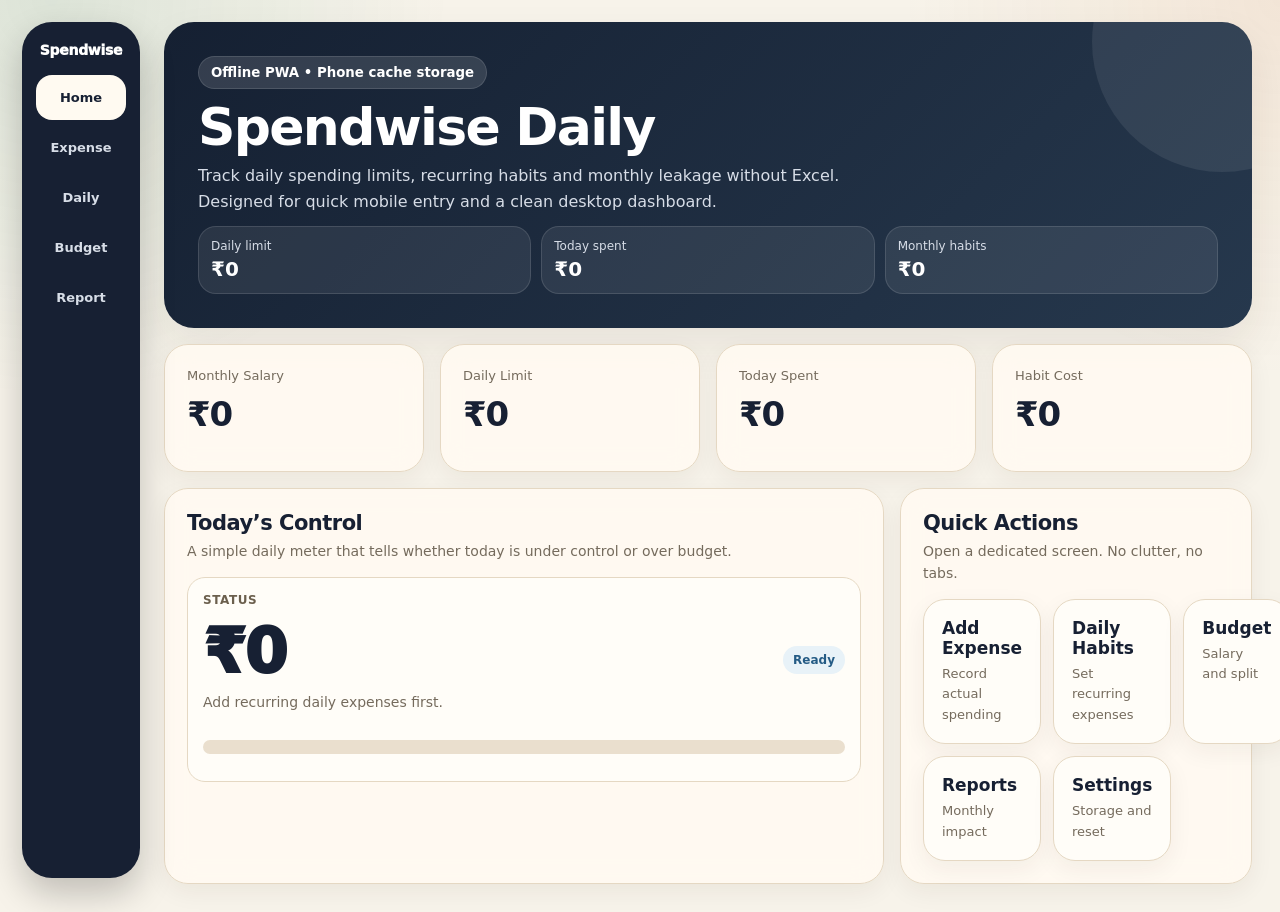
<file: index.html>
<!doctype html><html lang="en"><head><meta charset="utf-8"><meta name="viewport" content="width=device-width,initial-scale=1"><title>Spendwise Daily</title><link rel="manifest" href="manifest.json"><meta name="theme-color" content="#197653"><meta name="mobile-web-app-capable" content="yes"><meta name="apple-mobile-web-app-capable" content="yes"><link rel="apple-touch-icon" href="icon-192.png"><link rel="stylesheet" href="styles.css"></head><body><div id="nav-placeholder"></div><div class="wrap"><section class="top"><small>Offline PWA • Phone cache storage</small><h1>Spendwise Daily</h1><p>Track daily spending limits, recurring habits and monthly leakage without Excel. Designed for quick mobile entry and a clean desktop dashboard.</p><div class="summary-strip"><div class="mini"><span>Daily limit</span><strong id="heroLimit">₹0</strong></div><div class="mini"><span>Today spent</span><strong id="heroSpent">₹0</strong></div><div class="mini"><span>Monthly habits</span><strong id="heroHabit">₹0</strong></div></div></section><section class="grid"><div class="card span-3 stat"><p>Monthly Salary</p><h3 id="salaryText">₹0</h3></div><div class="card span-3 stat"><p>Daily Limit</p><h3 id="dailyLimitText">₹0</h3></div><div class="card span-3 stat"><p>Today Spent</p><h3 id="todaySpendText">₹0</h3></div><div class="card span-3 stat"><p>Habit Cost</p><h3 id="monthlyHabitText">₹0</h3></div><div class="card span-8"><h2>Today’s Control</h2><p class="sub">A simple daily meter that tells whether today is under control or over budget.</p><div class="item"><div class="row"><div><label>Status</label><div id="status" class="big">₹0</div><p id="statusText" class="sub"></p></div><span id="badge" class="tag tag-blue">Ready</span></div><div class="meter"><div id="bar" class="bar blue"></div></div></div></div><div class="card span-4"><h2>Quick Actions</h2><p class="sub">Open a dedicated screen. No clutter, no tabs.</p><div class="menu"><a href="expense.html"><strong>Add Expense</strong><span>Record actual spending</span></a><a href="recurring.html"><strong>Daily Habits</strong><span>Set recurring expenses</span></a><a href="budget.html"><strong>Budget</strong><span>Salary and split</span></a><a href="reports.html"><strong>Reports</strong><span>Monthly impact</span></a><a href="settings.html"><strong>Settings</strong><span>Storage and reset</span></a></div></div></section></div><script src="app.js"></script><script>window.PAGE='dashboard';loadNav();initCommon();setText('heroLimit',rupee(dailyLimit()));setText('heroSpent',rupee(todaySpend()));setText('heroHabit',rupee(monthlyRecurring()));const l=dailyLimit(),t=todaySpend(),diff=t-l,p=l?Math.min(t/l*100,100):0;bar.style.width=p+'%';if(!l&&!t){status.innerText='₹0';statusText.innerText='Add recurring daily expenses first.'}else if(t>l){status.innerText=rupee(diff);status.className='big bad';statusText.innerText='Daily limit crossed by this amount.';badge.innerText='Over limit';badge.className='tag tag-red';bar.className='bar red'}else{status.innerText=rupee(l-t);status.className='big good';statusText.innerText='You are inside today’s limit.';badge.innerText='Under control';badge.className='tag tag-green';bar.className='bar green'}registerPWA();</script></body></html>
</file>
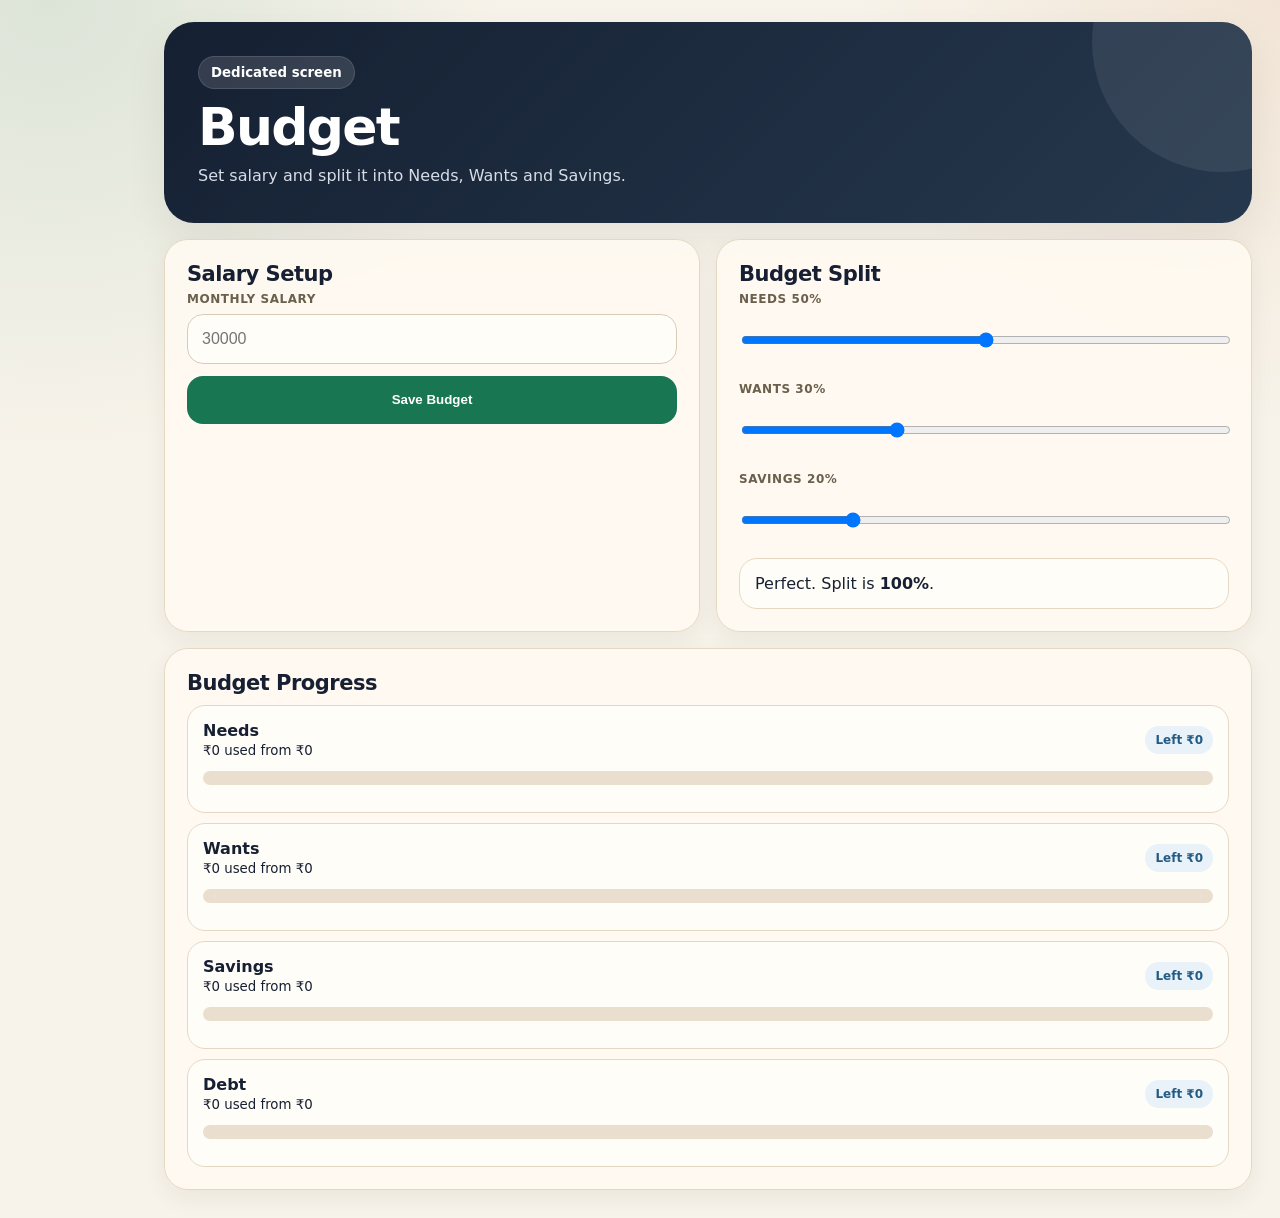
<file: budget.html>
<!doctype html><html lang="en"><head><meta charset="utf-8"><meta name="viewport" content="width=device-width,initial-scale=1"><title>Budget</title><link rel="manifest" href="manifest.json"><meta name="theme-color" content="#197653"><link rel="stylesheet" href="styles.css"></head><body><div class="wrap"><section class="top"><small>Dedicated screen</small><h1>Budget</h1><p>Set salary and split it into Needs, Wants and Savings.</p></section><section class="grid"><div class="card span-6"><h2>Salary Setup</h2><label>Monthly Salary</label><input id="salary" type="number" placeholder="30000"><button class="primary" style="width:100%;margin-top:12px" onclick="saveBudget()">Save Budget</button></div><div class="card span-6"><h2>Budget Split</h2><div><label>Needs <span id="needsT"></span></label><input id="needs" type="range" min="0" max="100"></div><div style="margin-top:14px"><label>Wants <span id="wantsT"></span></label><input id="wants" type="range" min="0" max="100"></div><div style="margin-top:14px"><label>Savings <span id="savingsT"></span></label><input id="savings" type="range" min="0" max="100"></div><div id="warn" class="insight"></div></div><div class="card span-12"><h2>Budget Progress</h2><div id="progress"></div></div></section></div><script src="app.js"></script><script>
window.PAGE='budget';
loadNav();
const salaryEl=document.getElementById('salary');
const needsEl=document.getElementById('needs');
const wantsEl=document.getElementById('wants');
const savingsEl=document.getElementById('savings');
salaryEl.value=state.salary||'';needsEl.value=state.budget.needs;wantsEl.value=state.budget.wants;savingsEl.value=state.budget.savings;
function refresh(){document.getElementById('needsT').innerText=needsEl.value+'%';document.getElementById('wantsT').innerText=wantsEl.value+'%';document.getElementById('savingsT').innerText=savingsEl.value+'%';let total=Number(needsEl.value)+Number(wantsEl.value)+Number(savingsEl.value);document.getElementById('warn').innerHTML=total===100?'Perfect. Split is <strong>100%</strong>.':`Current split is <strong>${total}%</strong>. Keep it 100%.`}
needsEl.oninput=wantsEl.oninput=savingsEl.oninput=refresh;refresh();
function saveBudget(){state.salary=Number(salaryEl.value||0);state.budget={needs:Number(needsEl.value),wants:Number(wantsEl.value),savings:Number(savingsEl.value)};persist();alert('Budget saved successfully');renderProgress()}
function renderProgress(){const cats=[['needs','Needs','blue'],['wants','Wants','orange'],['savings','Savings','green'],['debt','Debt','red']];document.getElementById('progress').innerHTML=cats.map(c=>{let amount=c[0]==='debt'?state.salary*.15:state.salary*((state.budget[c[0]]||0)/100),spent=catSpend(c[0]),pct=amount?Math.min(spent/amount*100,100):0,left=amount-spent;return `<div class="item"><div class="row"><div><strong>${c[1]}</strong><br><small>${rupee(spent)} used from ${rupee(amount)}</small></div><span class="tag ${left<0?'tag-red':'tag-blue'}">${left<0?'Over '+rupee(Math.abs(left)):'Left '+rupee(left)}</span></div><div class="meter"><div class="bar ${left<0?'red':c[2]}" style="width:${pct}%"></div></div></div>`}).join('')}
renderProgress();registerPWA();
</script></body></html>
</file>
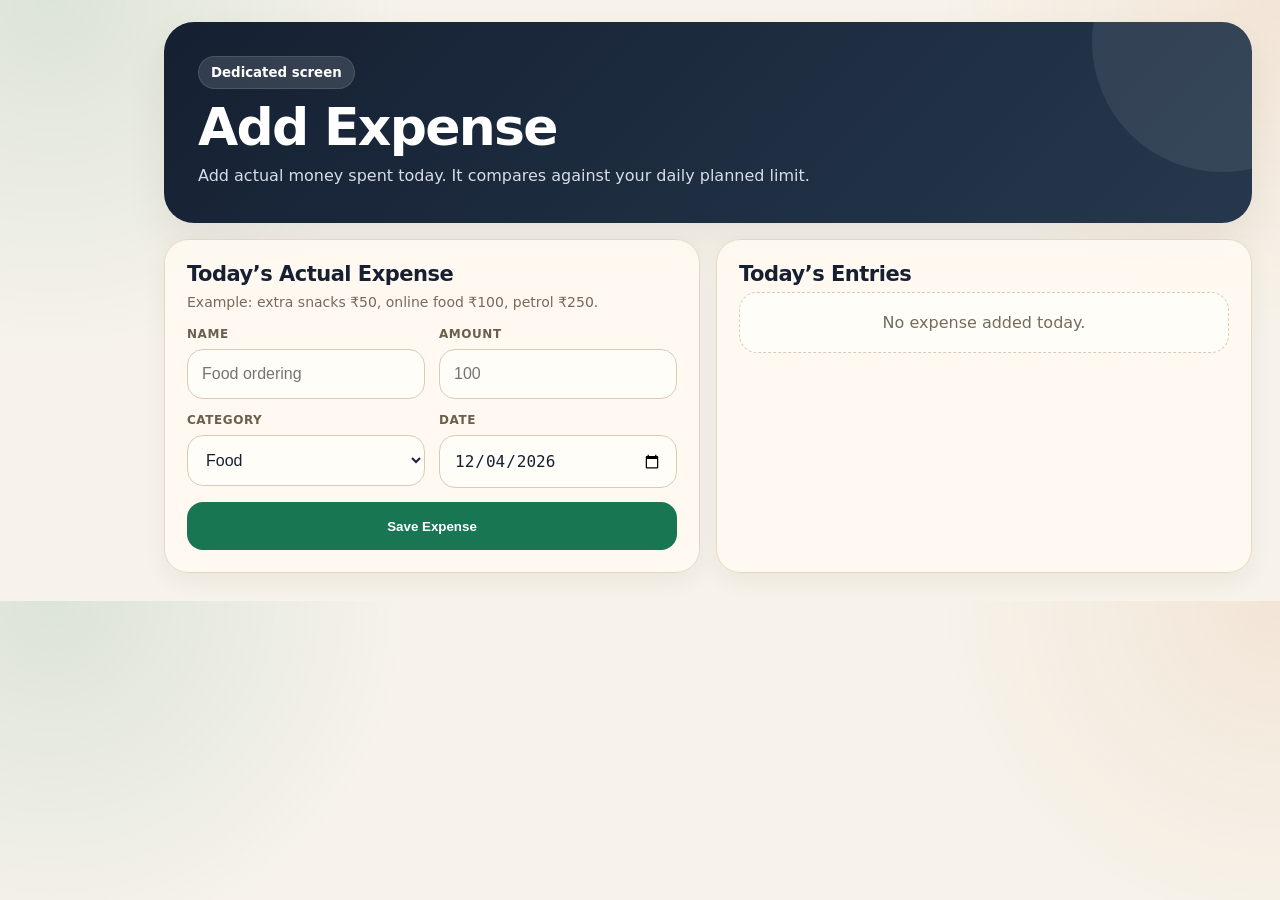
<file: expense.html>
<!doctype html><html lang="en"><head><meta charset="utf-8"><meta name="viewport" content="width=device-width,initial-scale=1"><title>Add Expense</title><link rel="manifest" href="manifest.json"><meta name="theme-color" content="#197653"><link rel="stylesheet" href="styles.css"></head><body><div class="wrap"><section class="top"><small>Dedicated screen</small><h1>Add Expense</h1><p>Add actual money spent today. It compares against your daily planned limit.</p></section><section class="grid"><div class="card span-6"><h2>Today’s Actual Expense</h2><p class="sub">Example: extra snacks ₹50, online food ₹100, petrol ₹250.</p><div class="form"><div><label>Name</label><input id="name" placeholder="Food ordering"></div><div><label>Amount</label><input id="amount" type="number" placeholder="100"></div><div><label>Category</label><select id="category"><option value="food">Food</option><option value="snacks">Snacks</option><option value="travel">Travel</option><option value="badHabit">Bad Habit</option><option value="needs">Needs</option><option value="wants">Wants</option><option value="savings">Savings</option><option value="debt">Debt</option></select></div><div><label>Date</label><input id="date" type="date"></div><button class="primary full" onclick="add()">Save Expense</button></div></div><div class="card span-6"><h2>Today’s Entries</h2><div id="list"></div></div></section></div><script src="app.js"></script><script>
window.PAGE='expense';
loadNav();
initCommon();
function add(){
  const n=document.getElementById('name').value.trim();
  const a=Number(document.getElementById('amount').value);
  const c=document.getElementById('category').value;
  const d=document.getElementById('date').value||todayISO;
  if(!n||!a||a<=0){alert('Enter expense name and valid amount');return;}
  state.expenses.unshift({id:Date.now(),name:n,amount:a,category:c,date:d});
  persist();
  document.getElementById('name').value='';
  document.getElementById('amount').value='';
  document.getElementById('date').value=todayISO;
  renderList();
  initCommon();
  alert('Expense saved successfully');
}
function del(id){state.expenses=state.expenses.filter(e=>e.id!==id);persist();renderList();initCommon()}
function renderList(){
  const arr=state.expenses.filter(e=>e.date===todayISO);
  const listEl=document.getElementById('list');
  listEl.innerHTML=arr.length?arr.map(e=>`<div class="item row"><div><strong>${e.name}</strong><br><small>${e.category} • ${e.date}</small><br><span class="tag tag-blue">${rupee(e.amount)}</span></div><button class="danger" onclick="del(${e.id})">Delete</button></div>`).join(''):'<div class="empty">No expense added today.</div>';
}
renderList();registerPWA();
</script></body></html>
</file>
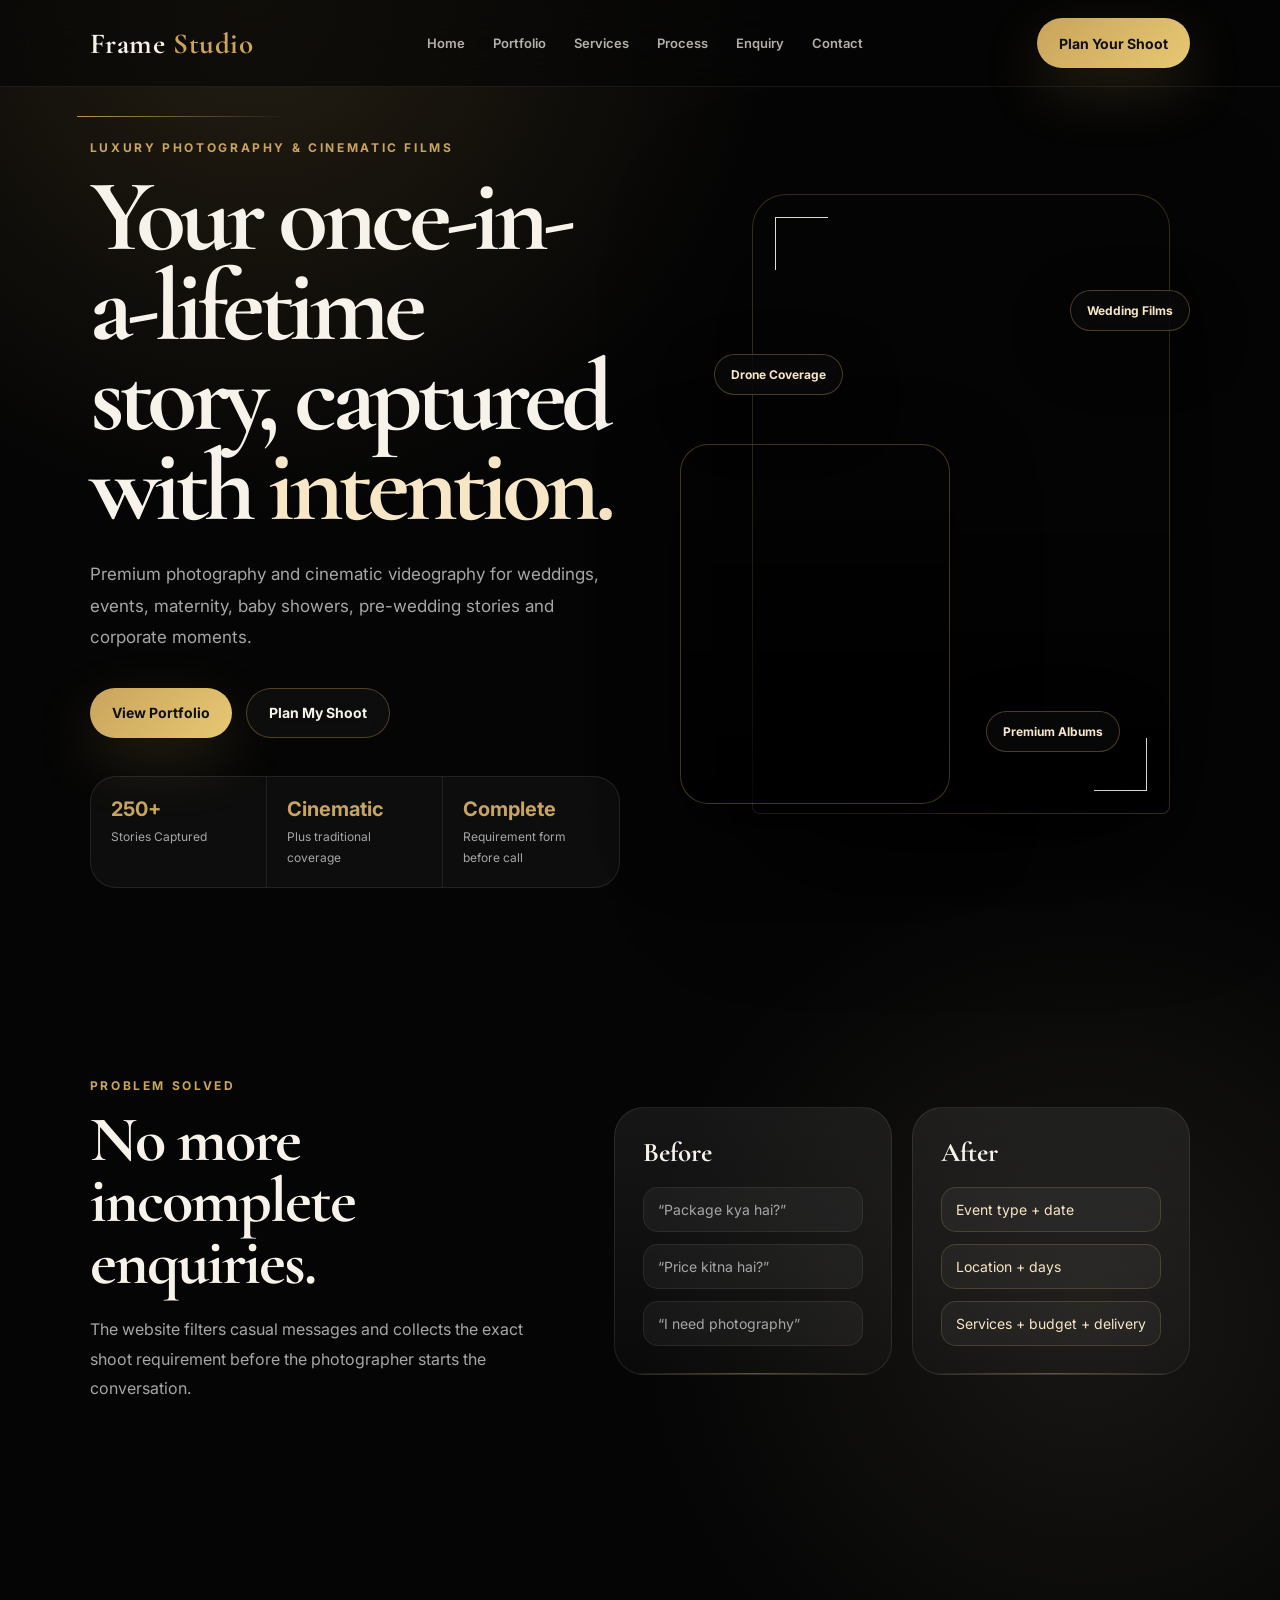
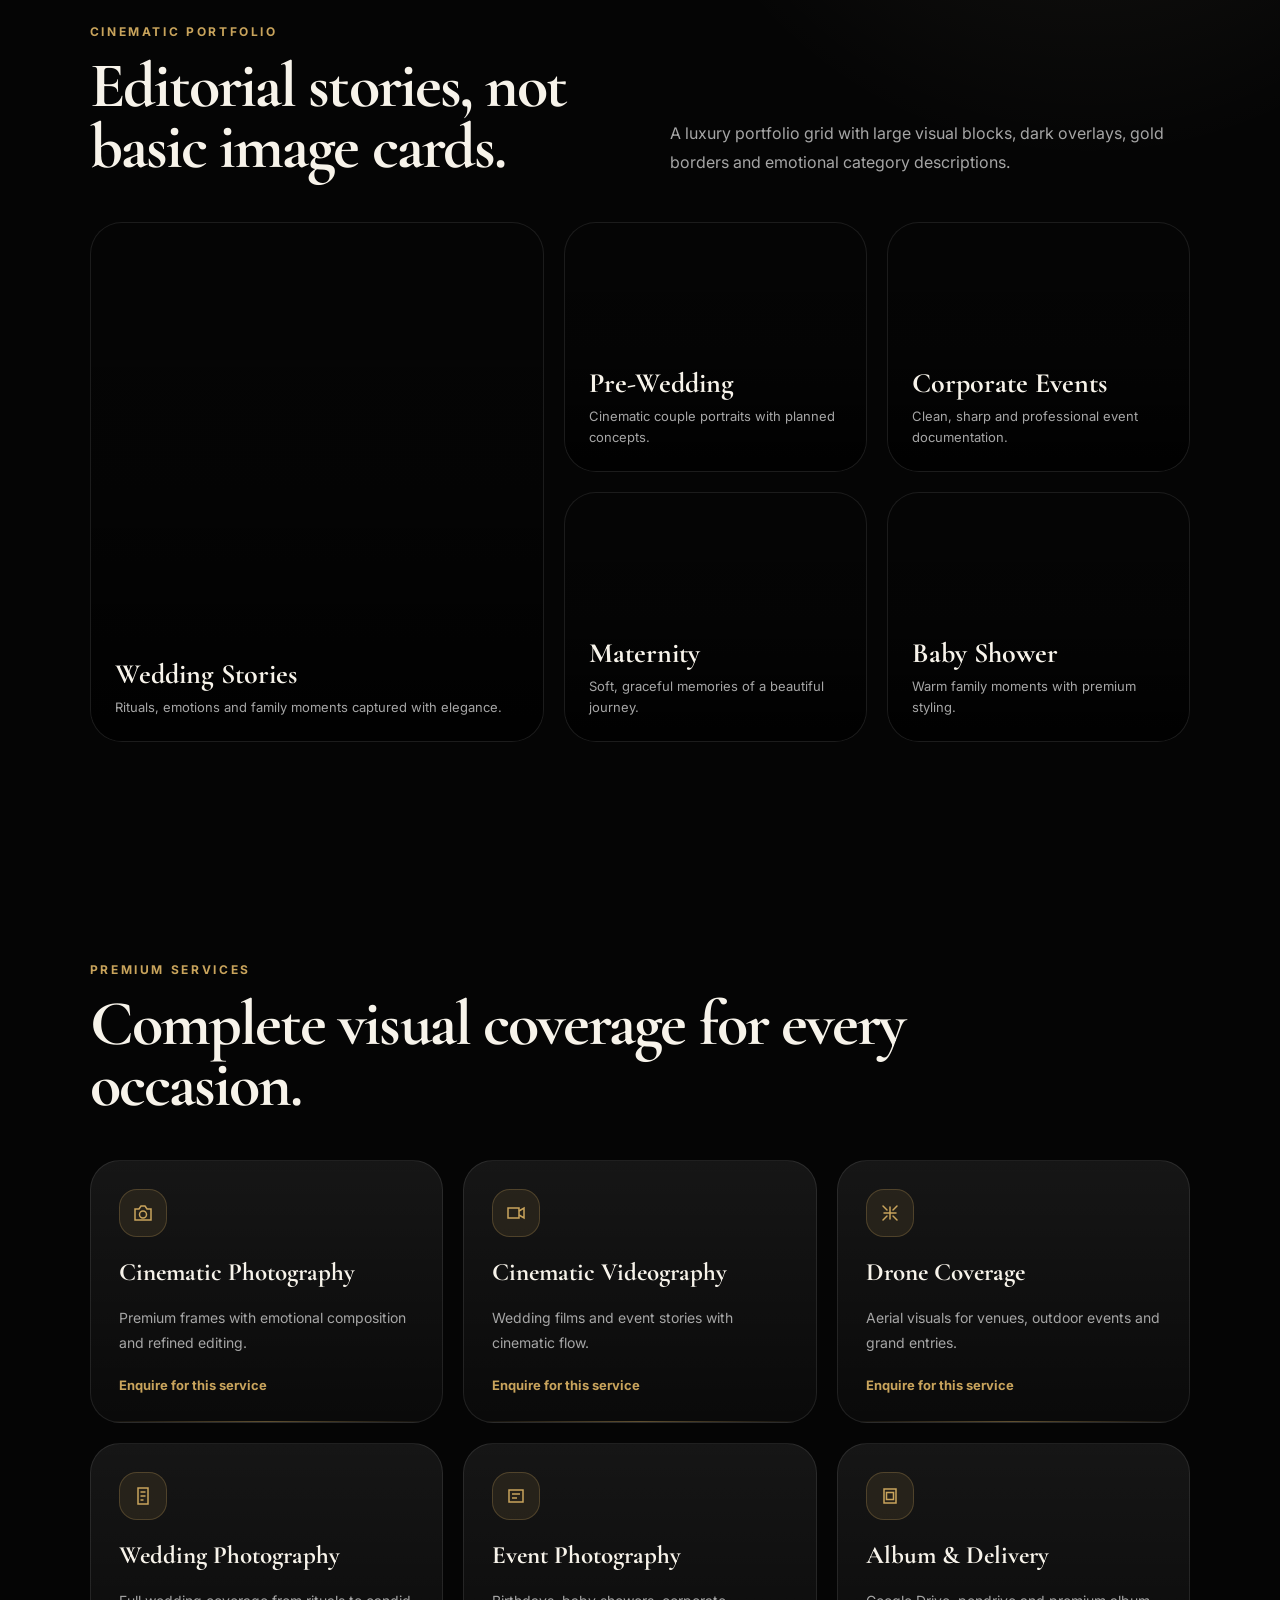
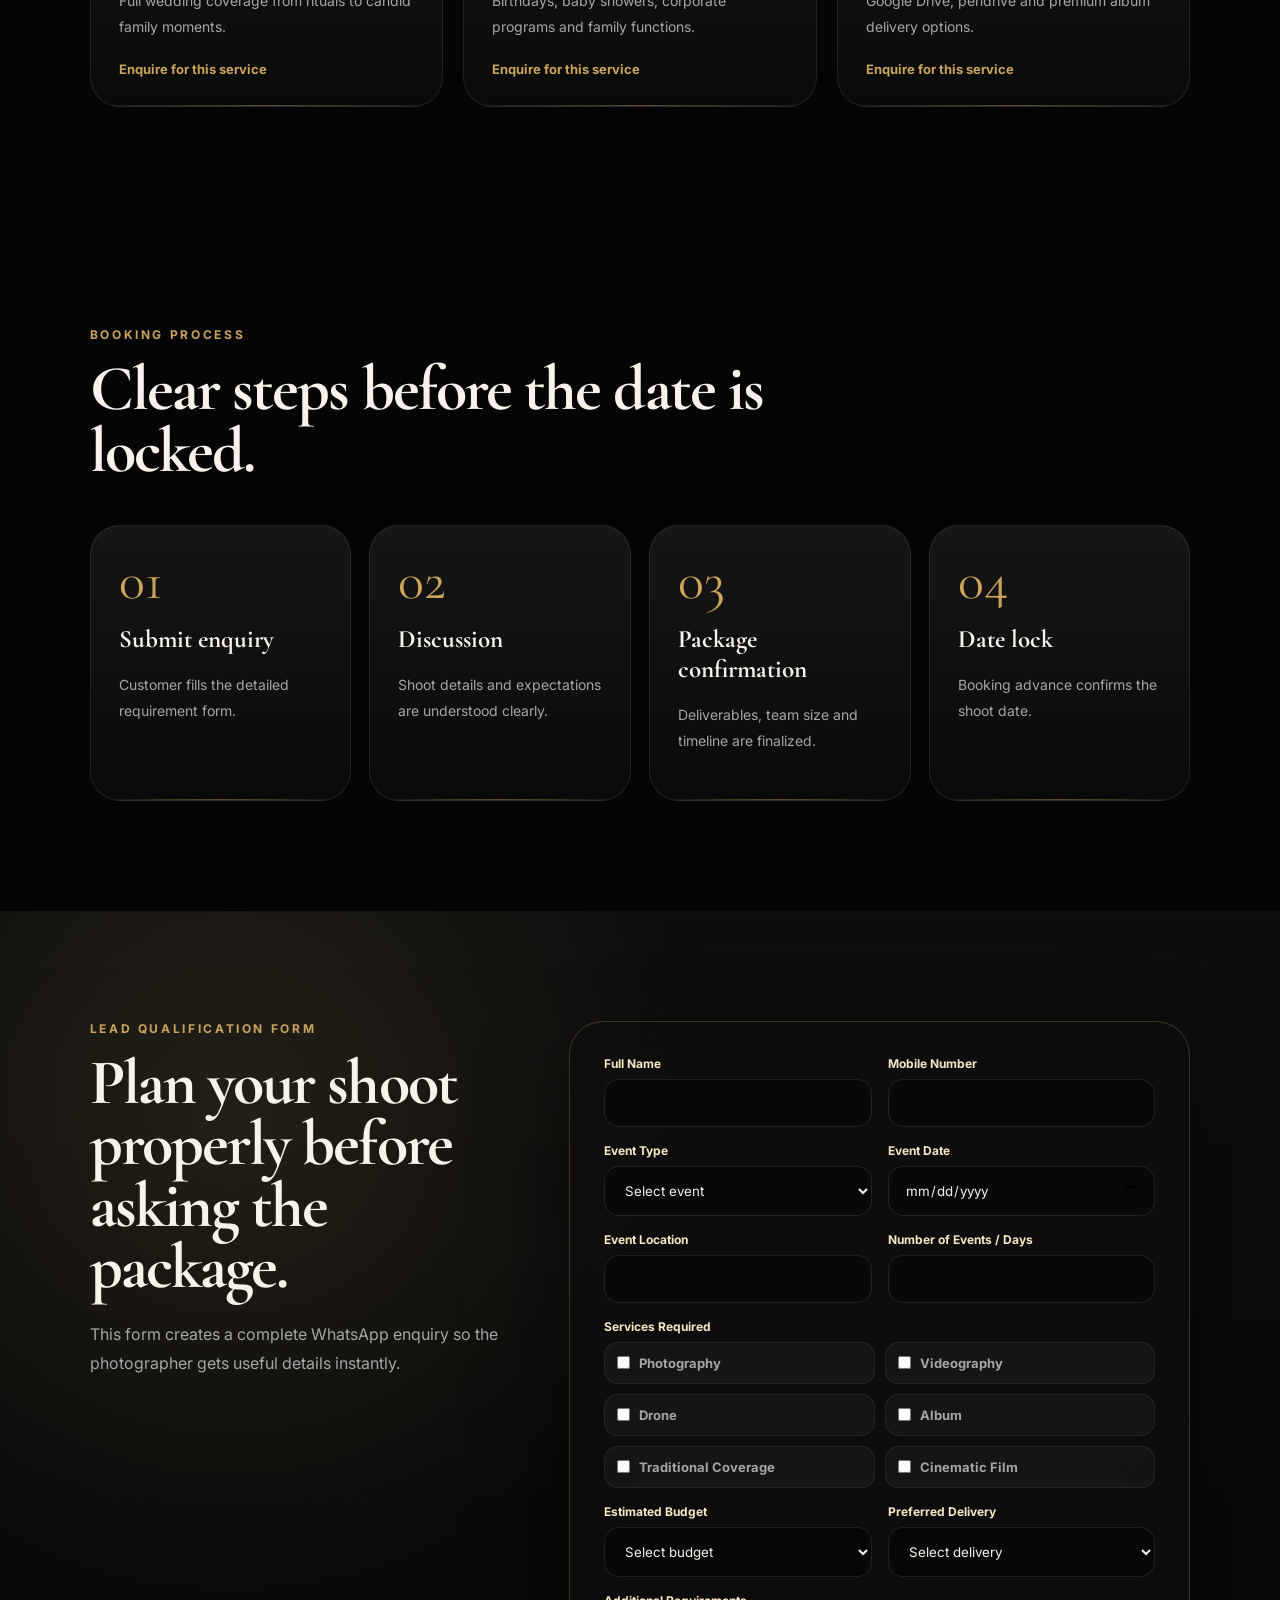
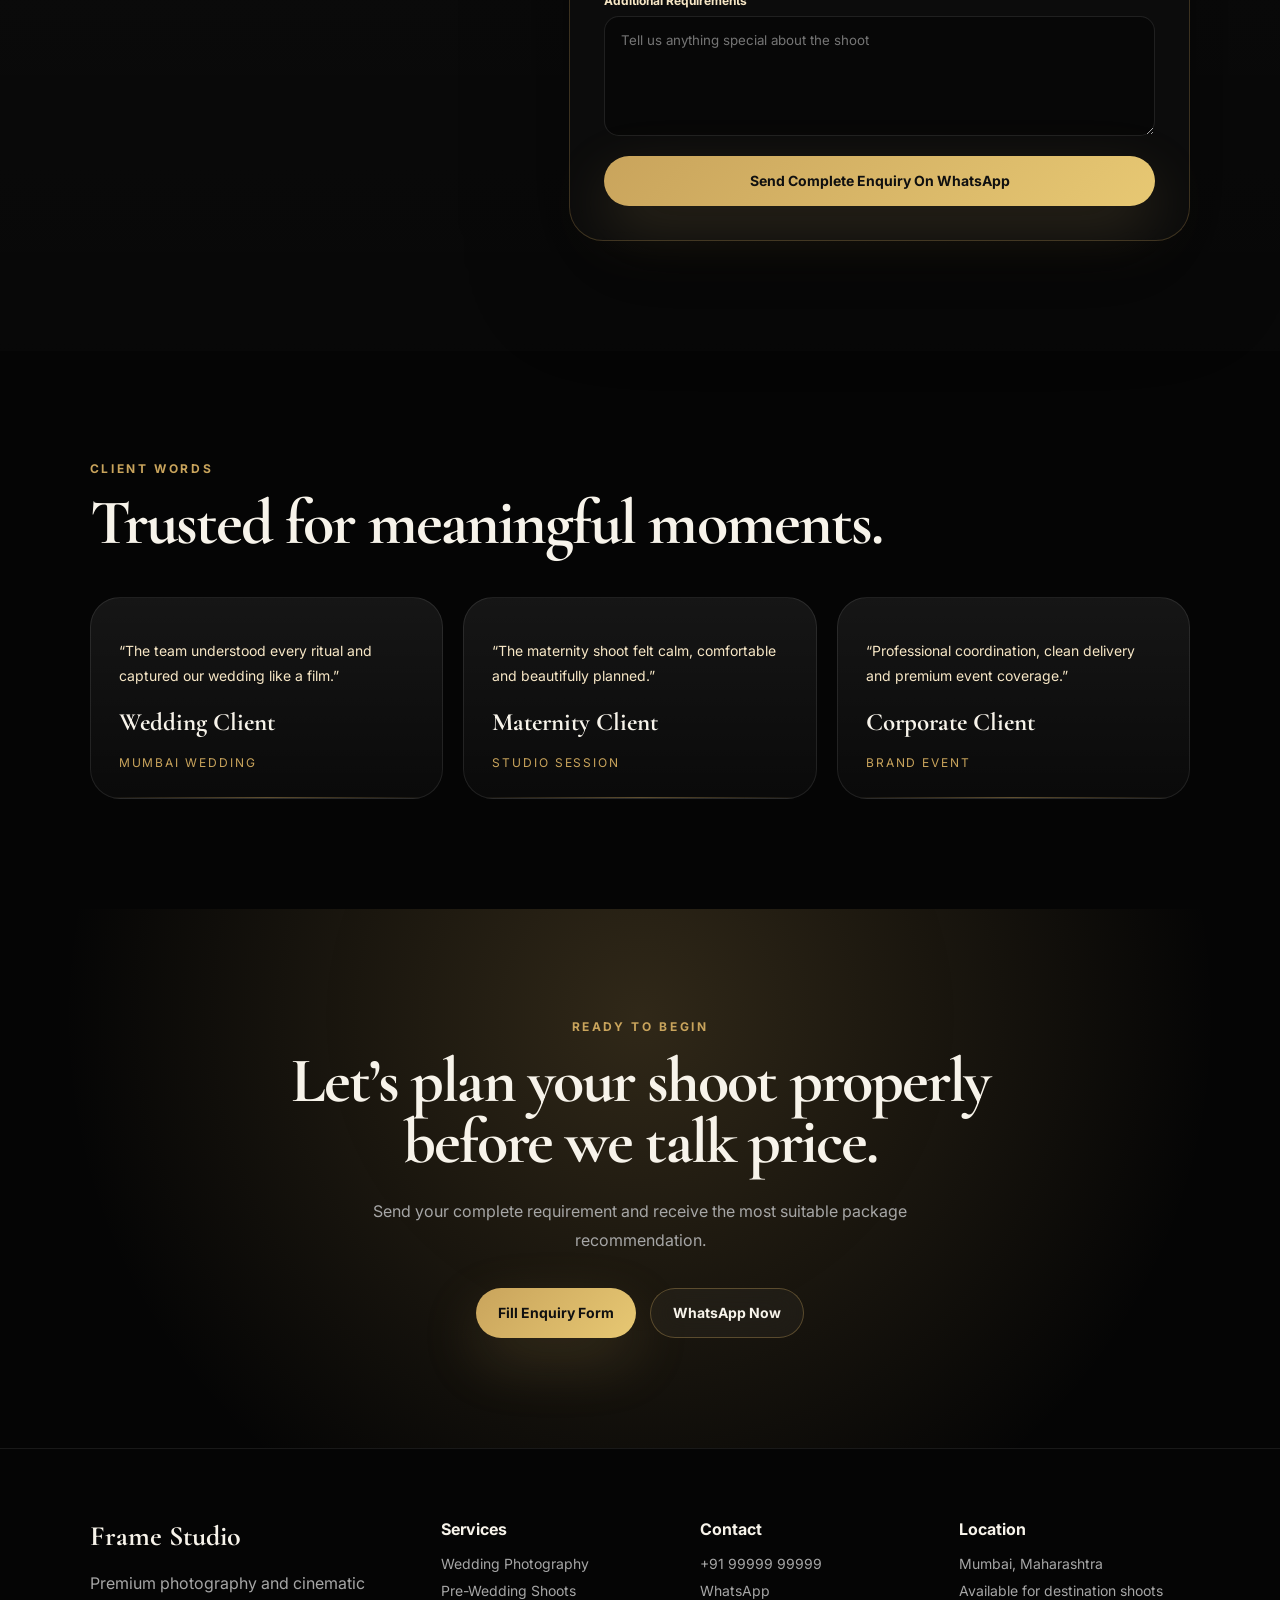
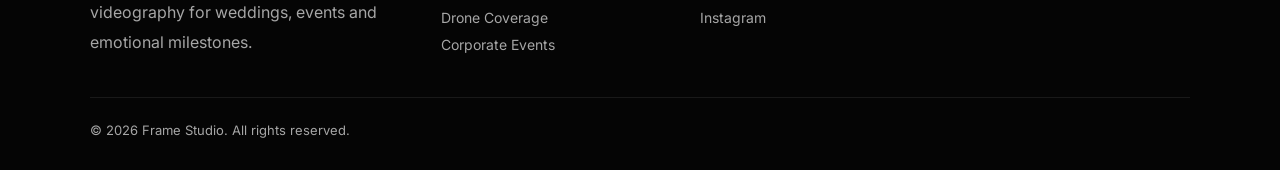
<file: frame-studio-premium-website.html>
<!DOCTYPE html>
<html lang="en">
<head>
  <meta charset="UTF-8" />
  <meta name="viewport" content="width=device-width, initial-scale=1.0" />
  <title>Frame Studio | Cinematic Photography & Videography</title>

  <link rel="preconnect" href="https://fonts.googleapis.com">
  <link rel="preconnect" href="https://fonts.gstatic.com" crossorigin>
  <link href="https://fonts.googleapis.com/css2?family=Cormorant+Garamond:wght@600;700&family=Inter:wght@400;500;600;700&display=swap" rel="stylesheet">

  <style>
    :root{
      --bg:#050505;
      --deep:#090909;
      --card:#111111;
      --gold:#C9A45C;
      --soft-gold:#E7C873;
      --champagne:#F7E7C6;
      --white:#F7F3EA;
      --muted:#A6A6A6;
      --border:rgba(201,164,92,.25);
      --glass:rgba(255,255,255,.055);
    }

    *{margin:0;padding:0;box-sizing:border-box}
    html{scroll-behavior:smooth}
    body{
      font-family:Inter,sans-serif;
      background:
        radial-gradient(circle at 20% 0%,rgba(201,164,92,.16),transparent 32rem),
        radial-gradient(circle at 85% 20%,rgba(247,231,198,.08),transparent 28rem),
        var(--bg);
      color:var(--white);
      overflow-x:hidden;
    }
    a{text-decoration:none;color:inherit}
    button,input,select,textarea{font-family:inherit}
    section{padding:110px 7%}
    .eyebrow{
      color:var(--gold);
      text-transform:uppercase;
      letter-spacing:.22em;
      font-size:12px;
      font-weight:700;
      margin-bottom:16px;
    }
    h1,h2,h3{font-family:"Cormorant Garamond",serif}
    .title{
      font-size:clamp(38px,5vw,72px);
      line-height:.96;
      letter-spacing:-.03em;
      max-width:850px;
    }
    .muted{
      color:var(--muted);
      line-height:1.85;
      font-size:16px;
    }
    .btn{
      display:inline-flex;
      align-items:center;
      justify-content:center;
      gap:10px;
      min-height:50px;
      padding:14px 22px;
      border-radius:999px;
      border:1px solid rgba(201,164,92,.35);
      color:var(--white);
      background:rgba(255,255,255,.035);
      backdrop-filter:blur(16px);
      font-weight:700;
      font-size:14px;
      cursor:pointer;
      transition:.35s ease;
    }
    .btn:hover{transform:translateY(-3px);border-color:var(--gold)}
    .btn-primary{
      background:linear-gradient(135deg,var(--gold),var(--soft-gold));
      color:#101010;
      border:0;
      box-shadow:0 22px 60px rgba(201,164,92,.18);
    }

    header{
      position:fixed;
      inset:0 0 auto 0;
      z-index:50;
      padding:18px 7%;
      display:flex;
      align-items:center;
      justify-content:space-between;
      background:rgba(5,5,5,.62);
      backdrop-filter:blur(22px);
      border-bottom:1px solid rgba(255,255,255,.07);
    }
    .logo{
      font-family:"Cormorant Garamond",serif;
      font-size:29px;
      font-weight:700;
      letter-spacing:.02em;
    }
    .logo span{color:var(--gold)}
    nav{display:flex;gap:28px;color:rgba(247,243,234,.72);font-size:13px;font-weight:600}
    nav a:hover{color:var(--gold)}
    .menu{display:none;border:1px solid var(--border);background:transparent;color:var(--white);border-radius:12px;padding:10px}

    .hero{
      min-height:100vh;
      padding:140px 7% 80px;
      display:grid;
      grid-template-columns:1.02fr .98fr;
      align-items:center;
      gap:60px;
      position:relative;
    }
    .hero:before{
      content:"";
      position:absolute;
      inset:12% auto auto 6%;
      width:210px;
      height:1px;
      background:linear-gradient(90deg,var(--gold),transparent);
      opacity:.9;
    }
    .hero-copy h1{
      font-size:clamp(54px,8vw,116px);
      line-height:.88;
      letter-spacing:-.055em;
      max-width:760px;
    }
    .hero-copy h1 span{color:var(--champagne)}
    .hero-copy p{max-width:610px;margin:28px 0 34px;font-size:17px}
    .actions{display:flex;gap:14px;flex-wrap:wrap}
    .cred{
      margin-top:38px;
      display:grid;
      grid-template-columns:repeat(3,1fr);
      max-width:680px;
      border:1px solid rgba(255,255,255,.09);
      border-radius:26px;
      overflow:hidden;
      background:rgba(255,255,255,.035);
    }
    .cred div{padding:20px;border-right:1px solid rgba(255,255,255,.08)}
    .cred div:last-child{border-right:0}
    .cred strong{display:block;color:var(--gold);font-size:20px;margin-bottom:4px}
    .cred small{color:var(--muted);font-size:12px;line-height:1.5}

    .hero-art{
      min-height:640px;
      position:relative;
    }
    .main-photo{
      position:absolute;
      right:4%;
      top:0;
      width:min(470px,82%);
      height:620px;
      border-radius:34px 34px 8px 8px;
      background:
        linear-gradient(to top,rgba(0,0,0,.78),rgba(0,0,0,.08) 55%),
        url("https://images.unsplash.com/photo-1519741497674-611481863552?auto=format&fit=crop&w=1200&q=90");
      background-size:cover;
      background-position:center;
      border:1px solid var(--border);
      box-shadow:0 44px 130px rgba(0,0,0,.75);
      animation:float 7s ease-in-out infinite;
      overflow:hidden;
    }
    .main-photo:before,.main-photo:after{
      content:"";
      position:absolute;
      width:52px;
      height:52px;
      border-color:var(--gold);
      opacity:.9;
    }
    .main-photo:before{left:22px;top:22px;border-left:1px solid;border-top:1px solid}
    .main-photo:after{right:22px;bottom:22px;border-right:1px solid;border-bottom:1px solid}
    .side-photo{
      position:absolute;
      left:0;
      bottom:30px;
      width:270px;
      height:360px;
      border-radius:28px;
      background:
        linear-gradient(to top,rgba(0,0,0,.8),rgba(0,0,0,.1)),
        url("https://images.unsplash.com/photo-1520854221256-17451cc331bf?auto=format&fit=crop&w=900&q=90");
      background-size:cover;
      background-position:center;
      border:1px solid rgba(201,164,92,.32);
      box-shadow:0 26px 80px rgba(0,0,0,.65);
      animation:float 8s ease-in-out infinite reverse;
    }
    .badge{
      position:absolute;
      z-index:3;
      padding:12px 16px;
      border-radius:999px;
      background:rgba(10,10,10,.72);
      border:1px solid rgba(201,164,92,.34);
      backdrop-filter:blur(20px);
      color:var(--champagne);
      font-size:12px;
      font-weight:700;
      box-shadow:0 20px 60px rgba(0,0,0,.35);
    }
    .b1{right:0;top:96px}
    .b2{left:34px;top:160px}
    .b3{right:70px;bottom:82px}
    @keyframes float{50%{transform:translateY(-18px)}}

    .split{
      display:grid;
      grid-template-columns:.9fr 1.1fr;
      gap:52px;
      align-items:center;
    }
    .compare{
      display:grid;
      grid-template-columns:1fr 1fr;
      gap:20px;
    }
    .panel,.card{
      position:relative;
      background:linear-gradient(180deg,rgba(255,255,255,.07),rgba(255,255,255,.025));
      border:1px solid rgba(255,255,255,.09);
      border-radius:30px;
      padding:28px;
      overflow:hidden;
    }
    .panel:after,.card:after{
      content:"";
      position:absolute;
      inset:auto 0 0;
      height:1px;
      background:linear-gradient(90deg,transparent,var(--gold),transparent);
      opacity:.45;
    }
    .panel h3,.card h3{font-size:27px;margin-bottom:18px}
    .pill{
      padding:13px 14px;
      margin-top:12px;
      border-radius:15px;
      background:rgba(255,255,255,.045);
      border:1px solid rgba(255,255,255,.075);
      color:var(--muted);
      font-size:14px;
    }
    .after .pill{color:var(--champagne);border-color:rgba(201,164,92,.22)}

    .section-head{display:flex;justify-content:space-between;gap:28px;align-items:end;margin-bottom:44px}
    .section-head .muted{max-width:520px}

    .portfolio{
      display:grid;
      grid-template-columns:1.2fr .8fr .8fr;
      grid-auto-rows:250px;
      gap:20px;
    }
    .work{
      position:relative;
      border-radius:32px;
      overflow:hidden;
      border:1px solid rgba(255,255,255,.09);
      background-size:cover;
      background-position:center;
      transition:.45s ease;
      min-height:240px;
    }
    .work.large{grid-row:span 2}
    .work:before{
      content:"";
      position:absolute;
      inset:0;
      background:linear-gradient(to top,rgba(0,0,0,.86),rgba(0,0,0,.18),transparent);
      z-index:1;
    }
    .work:hover{transform:translateY(-8px);border-color:var(--gold)}
    .work:hover .zoom{transform:scale(1.08)}
    .zoom{
      position:absolute;inset:0;
      background:inherit;
      background-size:cover;
      background-position:center;
      transition:.55s ease;
    }
    .work-text{
      position:absolute;
      z-index:2;
      left:24px;
      right:24px;
      bottom:24px;
    }
    .work-text h3{font-size:28px;margin-bottom:6px}
    .work-text p{font-size:13px;color:var(--muted);line-height:1.55}

    .services-grid{
      display:grid;
      grid-template-columns:repeat(3,1fr);
      gap:20px;
    }
    .icon{
      width:48px;height:48px;border-radius:18px;
      display:grid;place-items:center;
      color:var(--gold);
      background:rgba(201,164,92,.1);
      border:1px solid var(--border);
      margin-bottom:20px;
    }
    .card h3{font-size:25px}
    .card p{font-size:14px;margin:12px 0 18px}
    .link{color:var(--gold);font-size:13px;font-weight:700}

    .timeline{
      display:grid;
      grid-template-columns:repeat(4,1fr);
      gap:18px;
      position:relative;
    }
    .num{font-family:"Cormorant Garamond",serif;color:var(--gold);font-size:54px;line-height:1;margin-bottom:16px}

    .form-wrap{
      display:grid;
      grid-template-columns:.82fr 1.18fr;
      gap:48px;
      align-items:start;
      background:
        radial-gradient(circle at 18% 20%,rgba(201,164,92,.12),transparent 30rem),
        linear-gradient(180deg,rgba(255,255,255,.035),rgba(255,255,255,.01));
    }
    form{
      background:rgba(14,14,14,.72);
      backdrop-filter:blur(24px);
      border:1px solid var(--border);
      border-radius:34px;
      padding:34px;
      box-shadow:0 40px 100px rgba(0,0,0,.45);
    }
    .form-grid{display:grid;grid-template-columns:repeat(2,1fr);gap:16px}
    .group{display:flex;flex-direction:column;gap:8px}
    .full{grid-column:1/-1}
    label{font-size:12px;font-weight:700;color:var(--champagne)}
    input,select,textarea{
      width:100%;
      padding:15px 16px;
      border-radius:15px;
      border:1px solid rgba(255,255,255,.1);
      background:rgba(0,0,0,.36);
      color:var(--white);
      outline:none;
    }
    textarea{min-height:120px;resize:vertical}
    input:focus,select:focus,textarea:focus{border-color:var(--gold)}
    .checks{display:grid;grid-template-columns:repeat(2,1fr);gap:10px}
    .check{
      display:flex;
      align-items:center;
      gap:9px;
      padding:12px;
      border-radius:14px;
      background:rgba(255,255,255,.035);
      border:1px solid rgba(255,255,255,.075);
      color:var(--muted);
      font-size:13px;
    }
    .check input{width:auto}
    .submit{width:100%;margin-top:20px}

    .testimonials{display:grid;grid-template-columns:repeat(3,1fr);gap:20px}
    .quote{font-size:16px;color:var(--champagne);line-height:1.8;margin-bottom:20px}
    .where{color:var(--gold);font-size:12px;text-transform:uppercase;letter-spacing:.16em}

    .cta{
      text-align:center;
      background:
        radial-gradient(circle at 50% 20%,rgba(201,164,92,.22),transparent 36rem),
        #050505;
    }
    .cta .title{margin:auto}
    .cta .muted{max-width:650px;margin:24px auto 32px}

    footer{
      padding:70px 7% 32px;
      border-top:1px solid rgba(255,255,255,.08);
      color:var(--muted);
    }
    .footer-grid{display:grid;grid-template-columns:1.4fr 1fr 1fr 1fr;gap:28px;margin-bottom:34px}
    footer h3,footer h4{color:var(--white);margin-bottom:16px}
    footer h3{font-size:28px}
    footer a{display:block;margin:10px 0;font-size:14px;color:var(--muted)}
    footer a:hover{color:var(--gold)}
    .copy{border-top:1px solid rgba(255,255,255,.08);padding-top:24px;font-size:13px}

    .reveal{opacity:0;transform:translateY(32px);transition:.75s ease}
    .reveal.active{opacity:1;transform:translateY(0)}

    @media(max-width:980px){
      nav,header>.btn{display:none}
      .menu{display:block}
      .hero,.split,.form-wrap{grid-template-columns:1fr}
      .hero-art{min-height:560px}
      .portfolio{grid-template-columns:1fr 1fr;grid-auto-rows:260px}
      .work.large{grid-row:span 1;grid-column:span 2}
      .services-grid,.timeline,.testimonials,.footer-grid{grid-template-columns:repeat(2,1fr)}
      .section-head{display:block}
      .section-head .muted{margin-top:18px}
    }
    @media(max-width:640px){
      section{padding:82px 5%}
      header{padding:16px 5%}
      .hero{padding:125px 5% 70px}
      .actions{flex-direction:column}
      .btn{width:100%}
      .cred,.compare,.portfolio,.services-grid,.timeline,.testimonials,.footer-grid,.form-grid,.checks{grid-template-columns:1fr}
      .cred div{border-right:0;border-bottom:1px solid rgba(255,255,255,.08)}
      .cred div:last-child{border-bottom:0}
      .hero-art{min-height:500px}
      .main-photo{width:86%;height:460px;right:0}
      .side-photo{width:190px;height:250px;left:0;bottom:10px}
      .badge{font-size:11px;padding:10px 12px}
      .b1{top:50px}.b2{left:4px;top:115px}.b3{right:12px;bottom:34px}
      .work.large{grid-column:auto}
      form{padding:24px}
    }
  </style>
</head>
<body>
  <header>
    <a class="logo" href="#home">Frame <span>Studio</span></a>
    <nav>
      <a href="#home">Home</a>
      <a href="#portfolio">Portfolio</a>
      <a href="#services">Services</a>
      <a href="#process">Process</a>
      <a href="#enquiry">Enquiry</a>
      <a href="#contact">Contact</a>
    </nav>
    <a class="btn btn-primary" href="#enquiry">Plan Your Shoot</a>
    <button class="menu" aria-label="Open menu">
      <svg width="24" height="24" viewBox="0 0 24 24" fill="none">
        <path d="M4 7h16M4 12h16M4 17h16" stroke="currentColor" stroke-width="1.7" stroke-linecap="round"/>
      </svg>
    </button>
  </header>

  <main>
    <section class="hero" id="home">
      <div class="hero-copy reveal">
        <div class="eyebrow">Luxury photography & cinematic films</div>
        <h1>Your once-in-a-lifetime story, captured with <span>intention.</span></h1>
        <p class="muted">Premium photography and cinematic videography for weddings, events, maternity, baby showers, pre-wedding stories and corporate moments.</p>
        <div class="actions">
          <a href="#portfolio" class="btn btn-primary">View Portfolio</a>
          <a href="#enquiry" class="btn">Plan My Shoot</a>
        </div>
        <div class="cred">
          <div><strong>250+</strong><small>Stories Captured</small></div>
          <div><strong>Cinematic</strong><small>Plus traditional coverage</small></div>
          <div><strong>Complete</strong><small>Requirement form before call</small></div>
        </div>
      </div>

      <div class="hero-art reveal">
        <div class="main-photo"></div>
        <div class="side-photo"></div>
        <div class="badge b1">Wedding Films</div>
        <div class="badge b2">Drone Coverage</div>
        <div class="badge b3">Premium Albums</div>
      </div>
    </section>

    <section class="split reveal">
      <div>
        <div class="eyebrow">Problem solved</div>
        <h2 class="title">No more incomplete enquiries.</h2>
        <p class="muted" style="margin-top:22px">The website filters casual messages and collects the exact shoot requirement before the photographer starts the conversation.</p>
      </div>

      <div class="compare">
        <div class="panel">
          <h3>Before</h3>
          <div class="pill">“Package kya hai?”</div>
          <div class="pill">“Price kitna hai?”</div>
          <div class="pill">“I need photography”</div>
        </div>
        <div class="panel after">
          <h3>After</h3>
          <div class="pill">Event type + date</div>
          <div class="pill">Location + days</div>
          <div class="pill">Services + budget + delivery</div>
        </div>
      </div>
    </section>

    <section id="portfolio" class="reveal">
      <div class="section-head">
        <div>
          <div class="eyebrow">Cinematic portfolio</div>
          <h2 class="title">Editorial stories, not basic image cards.</h2>
        </div>
        <p class="muted">A luxury portfolio grid with large visual blocks, dark overlays, gold borders and emotional category descriptions.</p>
      </div>

      <div class="portfolio">
        <article class="work large" style="background-image:url('https://images.unsplash.com/photo-1519741497674-611481863552?auto=format&fit=crop&w=1200&q=90')">
          <div class="zoom"></div><div class="work-text"><h3>Wedding Stories</h3><p>Rituals, emotions and family moments captured with elegance.</p></div>
        </article>
        <article class="work" style="background-image:url('https://images.unsplash.com/photo-1520854221256-17451cc331bf?auto=format&fit=crop&w=900&q=90')">
          <div class="zoom"></div><div class="work-text"><h3>Pre-Wedding</h3><p>Cinematic couple portraits with planned concepts.</p></div>
        </article>
        <article class="work" style="background-image:url('https://images.unsplash.com/photo-1511578314322-379afb476865?auto=format&fit=crop&w=900&q=90')">
          <div class="zoom"></div><div class="work-text"><h3>Corporate Events</h3><p>Clean, sharp and professional event documentation.</p></div>
        </article>
        <article class="work" style="background-image:url('https://images.unsplash.com/photo-1492725764893-90b379c2b6e7?auto=format&fit=crop&w=900&q=90')">
          <div class="zoom"></div><div class="work-text"><h3>Maternity</h3><p>Soft, graceful memories of a beautiful journey.</p></div>
        </article>
        <article class="work" style="background-image:url('https://images.unsplash.com/photo-1606800052052-a08af7148866?auto=format&fit=crop&w=900&q=90')">
          <div class="zoom"></div><div class="work-text"><h3>Baby Shower</h3><p>Warm family moments with premium styling.</p></div>
        </article>
      </div>
    </section>

    <section id="services" class="reveal">
      <div class="section-head">
        <div>
          <div class="eyebrow">Premium services</div>
          <h2 class="title">Complete visual coverage for every occasion.</h2>
        </div>
      </div>

      <div class="services-grid">
        <div class="card"><div class="icon"><svg width="24" height="24" viewBox="0 0 24 24" fill="none"><path d="M4 8h4l2-3h4l2 3h4v11H4V8Z" stroke="currentColor" stroke-width="1.5"/><circle cx="12" cy="13.5" r="3.5" stroke="currentColor" stroke-width="1.5"/></svg></div><h3>Cinematic Photography</h3><p class="muted">Premium frames with emotional composition and refined editing.</p><a href="#enquiry" class="link">Enquire for this service</a></div>
        <div class="card"><div class="icon"><svg width="24" height="24" viewBox="0 0 24 24" fill="none"><path d="M4 7h11v10H4V7Z" stroke="currentColor" stroke-width="1.5"/><path d="M15 10l5-3v10l-5-3" stroke="currentColor" stroke-width="1.5"/></svg></div><h3>Cinematic Videography</h3><p class="muted">Wedding films and event stories with cinematic flow.</p><a href="#enquiry" class="link">Enquire for this service</a></div>
        <div class="card"><div class="icon"><svg width="24" height="24" viewBox="0 0 24 24" fill="none"><path d="M12 6v12M6 12h12M5 5l4 4M19 5l-4 4M5 19l4-4M19 19l-4-4" stroke="currentColor" stroke-width="1.5" stroke-linecap="round"/></svg></div><h3>Drone Coverage</h3><p class="muted">Aerial visuals for venues, outdoor events and grand entries.</p><a href="#enquiry" class="link">Enquire for this service</a></div>
        <div class="card"><div class="icon"><svg width="24" height="24" viewBox="0 0 24 24" fill="none"><path d="M7 4h10v16H7V4Z" stroke="currentColor" stroke-width="1.5"/><path d="M9.5 8h5M9.5 12h5M9.5 16h3" stroke="currentColor" stroke-width="1.5"/></svg></div><h3>Wedding Photography</h3><p class="muted">Full wedding coverage from rituals to candid family moments.</p><a href="#enquiry" class="link">Enquire for this service</a></div>
        <div class="card"><div class="icon"><svg width="24" height="24" viewBox="0 0 24 24" fill="none"><path d="M5 6h14v12H5V6Z" stroke="currentColor" stroke-width="1.5"/><path d="M8 10h8M8 14h5" stroke="currentColor" stroke-width="1.5"/></svg></div><h3>Event Photography</h3><p class="muted">Birthdays, baby showers, corporate programs and family functions.</p><a href="#enquiry" class="link">Enquire for this service</a></div>
        <div class="card"><div class="icon"><svg width="24" height="24" viewBox="0 0 24 24" fill="none"><path d="M6 5h12v14H6V5Z" stroke="currentColor" stroke-width="1.5"/><path d="M8.5 8.5h7v7h-7v-7Z" stroke="currentColor" stroke-width="1.5"/></svg></div><h3>Album & Delivery</h3><p class="muted">Google Drive, pendrive and premium album delivery options.</p><a href="#enquiry" class="link">Enquire for this service</a></div>
      </div>
    </section>

    <section id="process" class="reveal">
      <div class="eyebrow">Booking process</div>
      <h2 class="title">Clear steps before the date is locked.</h2>
      <div class="timeline" style="margin-top:44px">
        <div class="card"><div class="num">01</div><h3>Submit enquiry</h3><p class="muted">Customer fills the detailed requirement form.</p></div>
        <div class="card"><div class="num">02</div><h3>Discussion</h3><p class="muted">Shoot details and expectations are understood clearly.</p></div>
        <div class="card"><div class="num">03</div><h3>Package confirmation</h3><p class="muted">Deliverables, team size and timeline are finalized.</p></div>
        <div class="card"><div class="num">04</div><h3>Date lock</h3><p class="muted">Booking advance confirms the shoot date.</p></div>
      </div>
    </section>

    <section id="enquiry" class="form-wrap reveal">
      <div>
        <div class="eyebrow">Lead qualification form</div>
        <h2 class="title">Plan your shoot properly before asking the package.</h2>
        <p class="muted" style="margin-top:22px">This form creates a complete WhatsApp enquiry so the photographer gets useful details instantly.</p>
      </div>

      <form id="enquiryForm">
        <div class="form-grid">
          <div class="group"><label>Full Name</label><input id="name" required></div>
          <div class="group"><label>Mobile Number</label><input id="mobile" type="tel" required></div>
          <div class="group"><label>Event Type</label><select id="eventType" required><option value="">Select event</option><option>Wedding</option><option>Engagement</option><option>Pre-Wedding</option><option>Birthday</option><option>Baby Shower</option><option>Maternity</option><option>Corporate Event</option><option>Other</option></select></div>
          <div class="group"><label>Event Date</label><input id="eventDate" type="date" required></div>
          <div class="group"><label>Event Location</label><input id="location" required></div>
          <div class="group"><label>Number of Events / Days</label><input id="days" required></div>
          <div class="group full">
            <label>Services Required</label>
            <div class="checks">
              <label class="check"><input type="checkbox" value="Photography"> Photography</label>
              <label class="check"><input type="checkbox" value="Videography"> Videography</label>
              <label class="check"><input type="checkbox" value="Drone"> Drone</label>
              <label class="check"><input type="checkbox" value="Album"> Album</label>
              <label class="check"><input type="checkbox" value="Traditional Coverage"> Traditional Coverage</label>
              <label class="check"><input type="checkbox" value="Cinematic Film"> Cinematic Film</label>
            </div>
          </div>
          <div class="group"><label>Estimated Budget</label><select id="budget" required><option value="">Select budget</option><option>Below ₹25,000</option><option>₹25,000 – ₹50,000</option><option>₹50,000 – ₹1,00,000</option><option>Above ₹1,00,000</option><option>Not sure yet</option></select></div>
          <div class="group"><label>Preferred Delivery</label><select id="delivery" required><option value="">Select delivery</option><option>Google Drive</option><option>Pendrive</option><option>Album</option><option>All</option></select></div>
          <div class="group full"><label>Additional Requirements</label><textarea id="requirements" placeholder="Tell us anything special about the shoot"></textarea></div>
        </div>
        <button class="btn btn-primary submit" type="submit">Send Complete Enquiry On WhatsApp</button>
      </form>
    </section>

    <section class="reveal">
      <div class="eyebrow">Client words</div>
      <h2 class="title">Trusted for meaningful moments.</h2>
      <div class="testimonials" style="margin-top:44px">
        <div class="card"><p class="quote">“The team understood every ritual and captured our wedding like a film.”</p><h3>Wedding Client</h3><div class="where">Mumbai wedding</div></div>
        <div class="card"><p class="quote">“The maternity shoot felt calm, comfortable and beautifully planned.”</p><h3>Maternity Client</h3><div class="where">Studio session</div></div>
        <div class="card"><p class="quote">“Professional coordination, clean delivery and premium event coverage.”</p><h3>Corporate Client</h3><div class="where">Brand event</div></div>
      </div>
    </section>

    <section class="cta reveal">
      <div class="eyebrow">Ready to begin</div>
      <h2 class="title">Let’s plan your shoot properly before we talk price.</h2>
      <p class="muted">Send your complete requirement and receive the most suitable package recommendation.</p>
      <div class="actions" style="justify-content:center">
        <a class="btn btn-primary" href="#enquiry">Fill Enquiry Form</a>
        <a class="btn" href="https://wa.me/919999999999">WhatsApp Now</a>
      </div>
    </section>
  </main>

  <footer id="contact">
    <div class="footer-grid">
      <div><h3>Frame Studio</h3><p class="muted">Premium photography and cinematic videography for weddings, events and emotional milestones.</p></div>
      <div><h4>Services</h4><a>Wedding Photography</a><a>Pre-Wedding Shoots</a><a>Drone Coverage</a><a>Corporate Events</a></div>
      <div><h4>Contact</h4><a href="tel:+919999999999">+91 99999 99999</a><a href="https://wa.me/919999999999">WhatsApp</a><a href="#">Instagram</a></div>
      <div><h4>Location</h4><a>Mumbai, Maharashtra</a><a>Available for destination shoots</a></div>
    </div>
    <div class="copy">© 2026 Frame Studio. All rights reserved.</div>
  </footer>

  <script>
    const items = document.querySelectorAll(".reveal");
    const reveal = () => {
      items.forEach(item => {
        if(item.getBoundingClientRect().top < window.innerHeight - 90){
          item.classList.add("active");
        }
      });
    };
    window.addEventListener("scroll", reveal);
    reveal();

    document.getElementById("enquiryForm").addEventListener("submit", function(e){
      e.preventDefault();

      const services = Array.from(document.querySelectorAll(".check input:checked")).map(i => i.value).join(", ");
      if(!services){
        alert("Please select at least one service required.");
        return;
      }

      const message = `Hi, I want to enquire about photography services.

Name: ${document.getElementById("name").value.trim()}
Mobile: ${document.getElementById("mobile").value.trim()}
Event Type: ${document.getElementById("eventType").value}
Event Date: ${document.getElementById("eventDate").value}
Location: ${document.getElementById("location").value.trim()}
Number of Events/Days: ${document.getElementById("days").value.trim()}
Services Required: ${services}
Budget: ${document.getElementById("budget").value}
Preferred Delivery: ${document.getElementById("delivery").value}
Additional Requirements: ${document.getElementById("requirements").value.trim() || "No additional requirement mentioned"}

Please share suitable package details.`;

      window.open(`https://wa.me/919999999999?text=${encodeURIComponent(message)}`,"_blank");
    });
  </script>
</body>
</html>
</file>
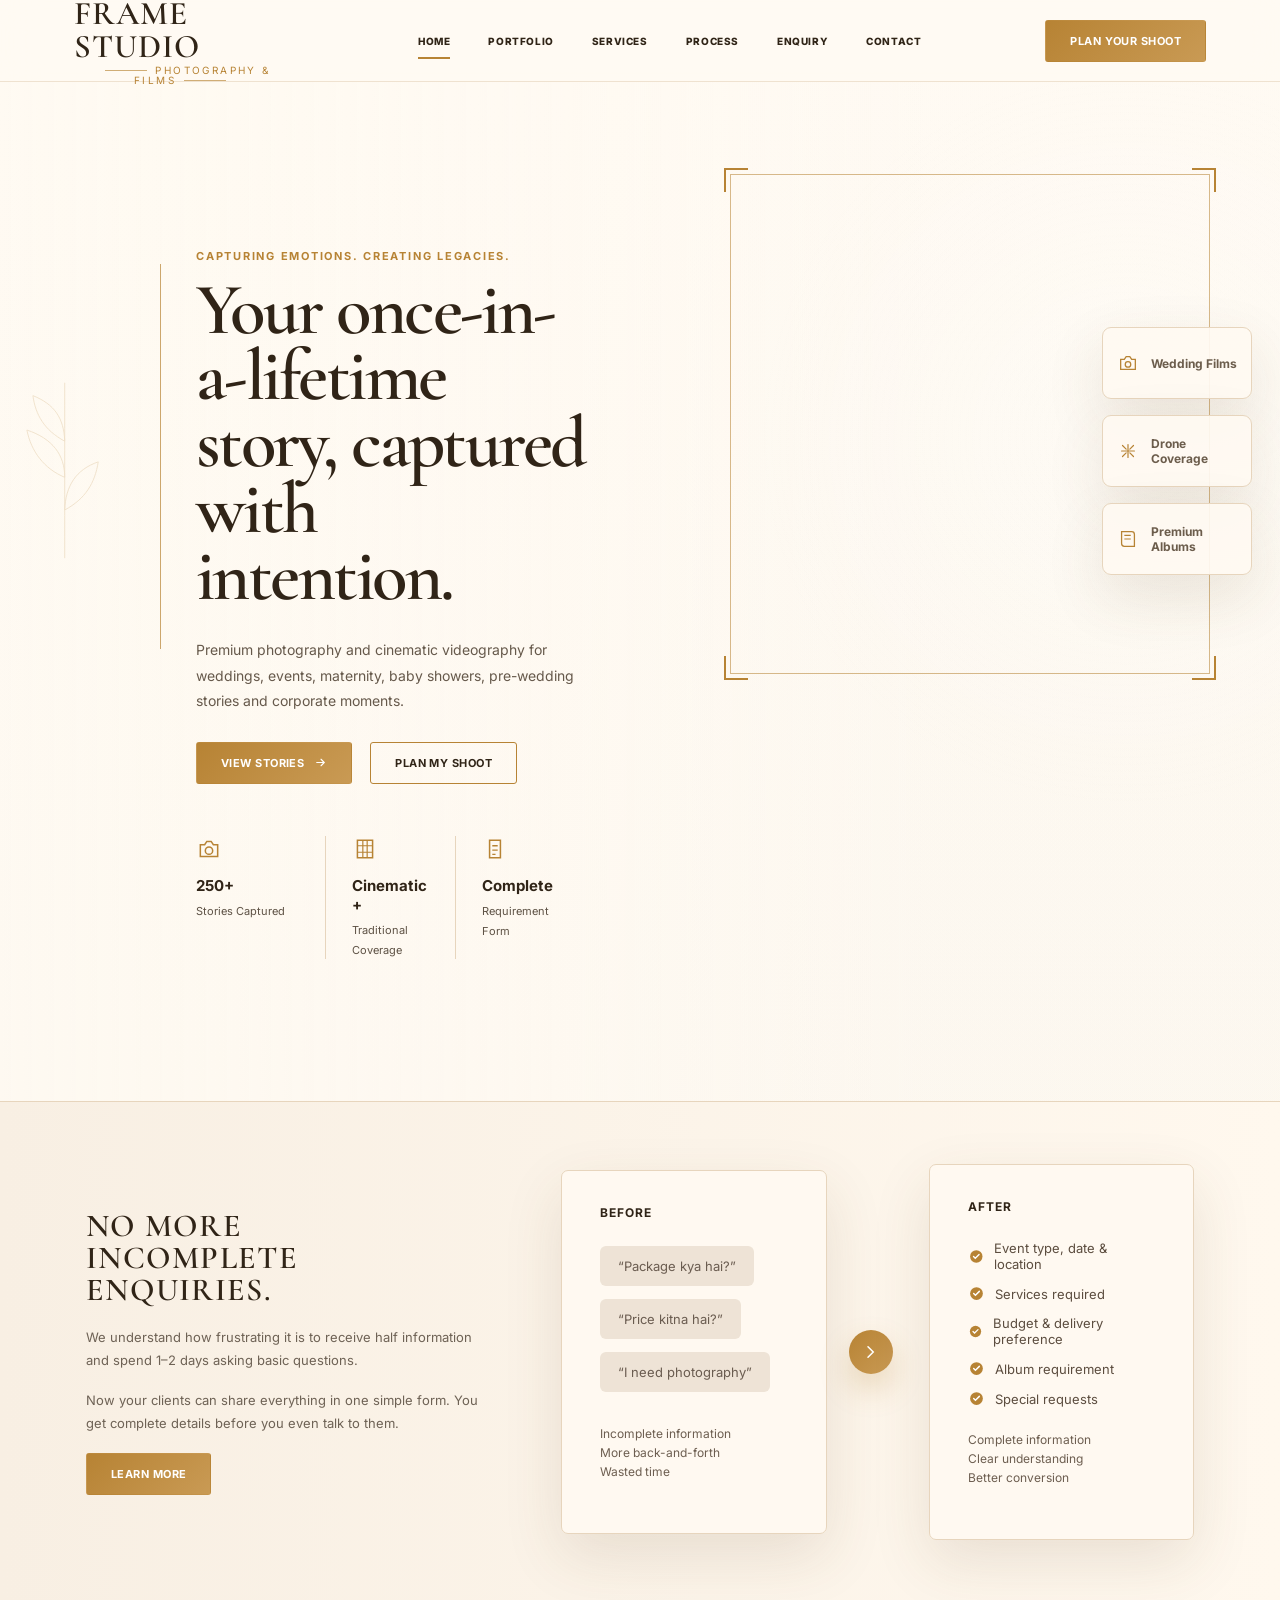
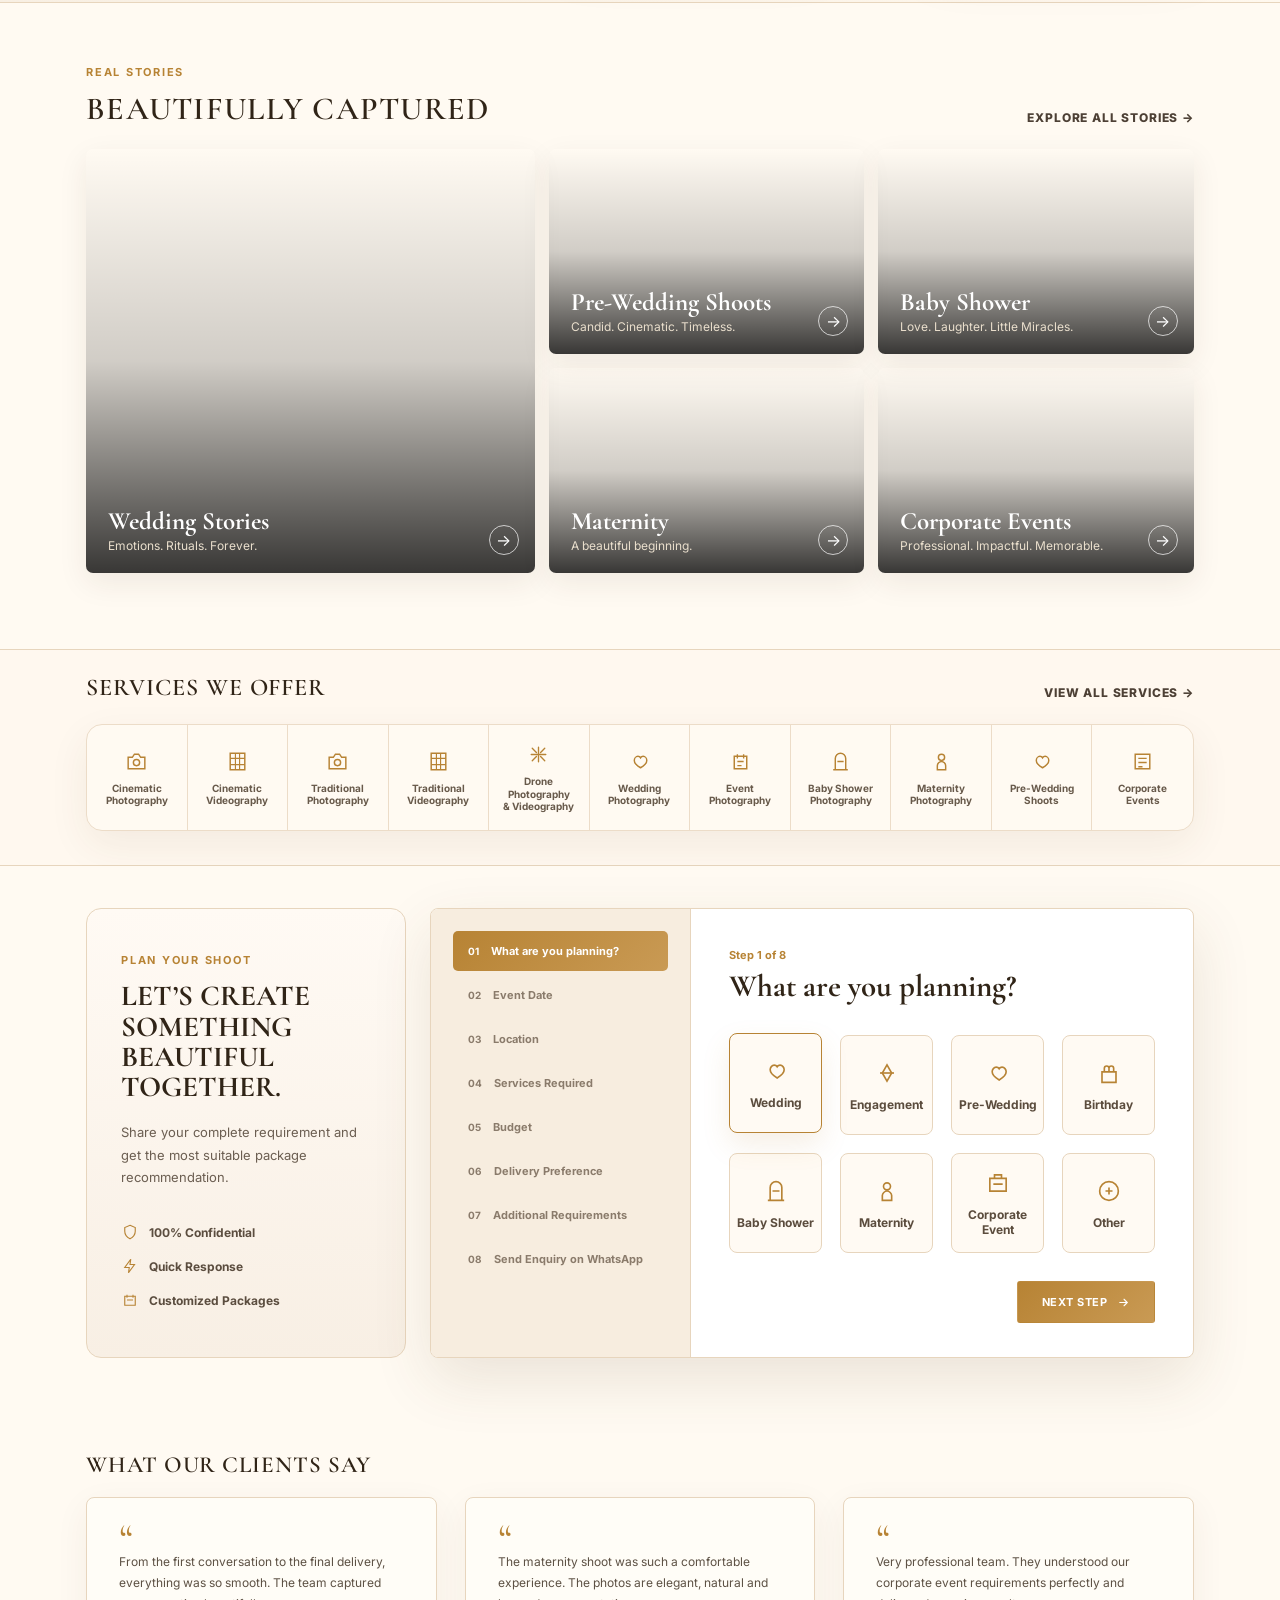
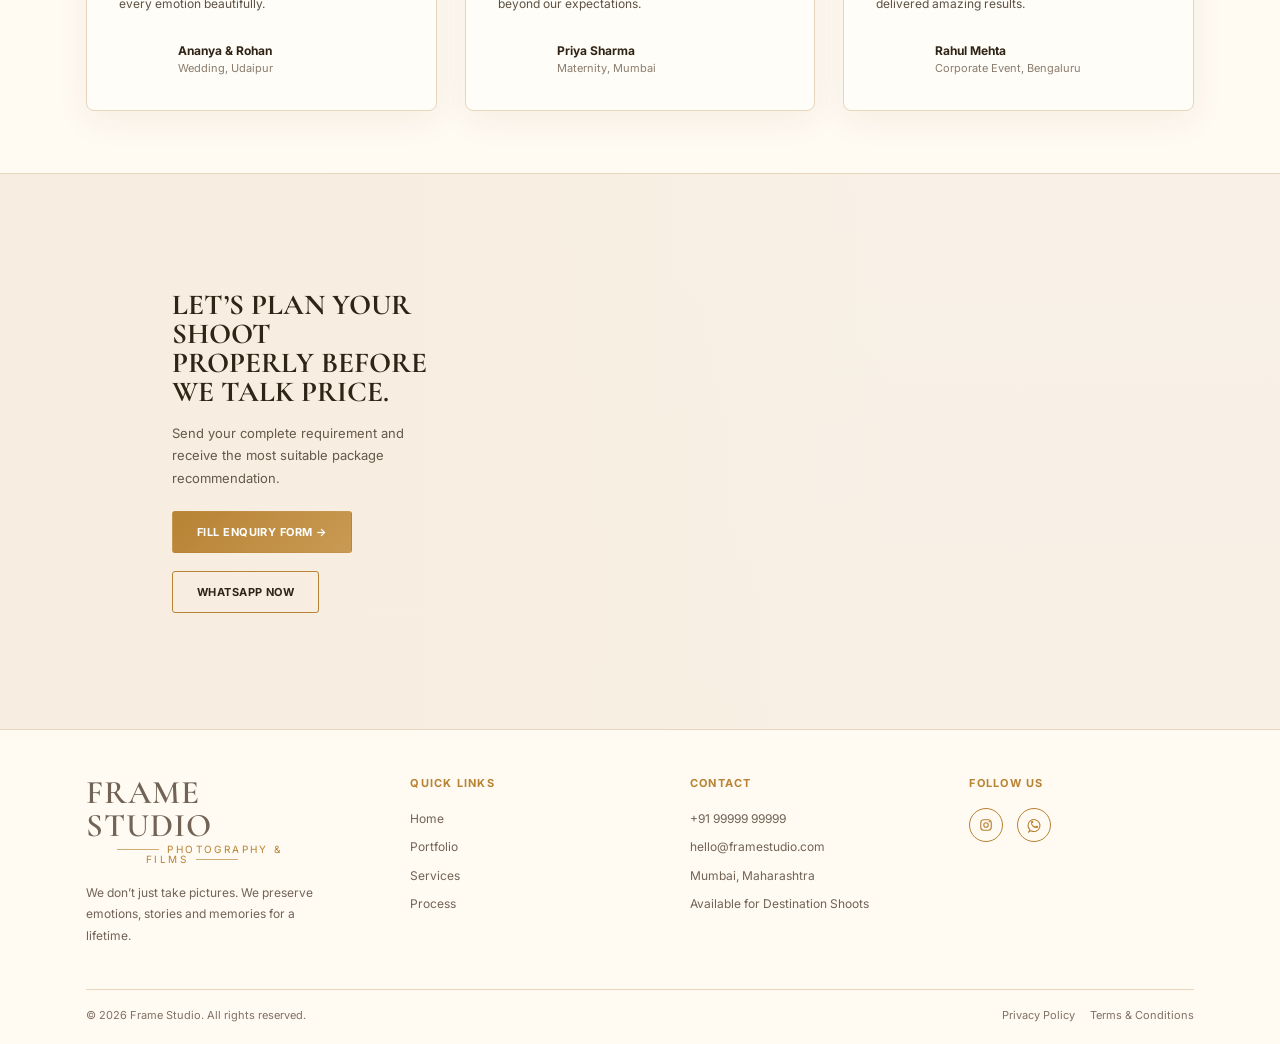
<file: frame-studio-preview-1-exact-style.html>
<!DOCTYPE html>
<html lang="en">
<head>
  <meta charset="UTF-8" />
  <meta name="viewport" content="width=device-width, initial-scale=1.0" />
  <title>Frame Studio | Photography & Films</title>

  <link rel="preconnect" href="https://fonts.googleapis.com">
  <link rel="preconnect" href="https://fonts.gstatic.com" crossorigin>
  <link href="https://fonts.googleapis.com/css2?family=Cormorant+Garamond:wght@500;600;700&family=Inter:wght@400;500;600;700&display=swap" rel="stylesheet">

  <style>
    :root{
      --bg:#fbf6ee;
      --bg2:#f4eadc;
      --paper:#fffaf2;
      --paper2:#f8efe3;
      --text:#302417;
      --muted:#786c5e;
      --gold:#b78334;
      --gold2:#c99a54;
      --line:#e7d5bd;
      --shadow:0 22px 60px rgba(93,65,31,.12);
      --radius:18px;
    }

    *{margin:0;padding:0;box-sizing:border-box}
    html{scroll-behavior:smooth}
    body{
      font-family:Inter,sans-serif;
      color:var(--text);
      background:var(--bg);
      overflow-x:hidden;
    }

    a{text-decoration:none;color:inherit}
    button,input,select,textarea{font-family:inherit}
    img{display:block;max-width:100%}

    .page{
      width:min(1380px,100%);
      margin:auto;
      background:linear-gradient(180deg,#fffaf3 0%,#fbf6ee 42%,#f8efe5 100%);
      box-shadow:0 0 80px rgba(72,45,20,.08);
      overflow:hidden;
    }

    .serif{font-family:"Cormorant Garamond",serif}
    .btn{
      display:inline-flex;
      align-items:center;
      justify-content:center;
      gap:10px;
      height:42px;
      padding:0 24px;
      border-radius:3px;
      border:1px solid var(--gold);
      background:transparent;
      color:var(--text);
      font-size:11px;
      text-transform:uppercase;
      letter-spacing:.04em;
      font-weight:700;
      cursor:pointer;
      transition:.25s ease;
    }
    .btn.gold{
      background:linear-gradient(135deg,var(--gold),var(--gold2));
      color:white;
      border-color:transparent;
    }
    .btn:hover{transform:translateY(-2px);box-shadow:0 12px 30px rgba(183,131,52,.18)}

    .label{
      color:var(--gold);
      font-size:11px;
      text-transform:uppercase;
      letter-spacing:.16em;
      font-weight:700;
      margin-bottom:14px;
    }

    header{
      height:82px;
      display:flex;
      align-items:center;
      justify-content:space-between;
      padding:0 74px;
      position:sticky;
      top:0;
      z-index:20;
      background:rgba(255,250,242,.78);
      backdrop-filter:blur(18px);
      border-bottom:1px solid rgba(231,213,189,.65);
    }

    .logo{
      width:220px;
      line-height:1;
    }
    .logo strong{
      display:block;
      font-family:"Cormorant Garamond",serif;
      font-size:33px;
      font-weight:600;
      letter-spacing:.03em;
    }
    .logo span{
      display:block;
      color:var(--gold);
      font-size:10px;
      letter-spacing:.24em;
      text-align:center;
      margin-top:2px;
      position:relative;
    }
    .logo span:before,.logo span:after{
      content:"";
      display:inline-block;
      width:42px;
      height:1px;
      background:var(--gold);
      vertical-align:middle;
      margin:0 8px;
      opacity:.65;
    }

    nav{
      display:flex;
      align-items:center;
      gap:38px;
      font-size:10px;
      text-transform:uppercase;
      letter-spacing:.06em;
      font-weight:800;
    }
    nav a{
      padding:30px 0;
      position:relative;
    }
    nav a.active:after,nav a:hover:after{
      content:"";
      position:absolute;
      left:0;right:0;bottom:18px;
      height:2px;
      background:var(--gold);
    }

    .menu{display:none;background:none;border:1px solid var(--line);height:42px;width:46px;border-radius:5px;color:var(--text)}

    .hero{
      min-height:640px;
      display:grid;
      grid-template-columns:1fr 1.05fr;
      position:relative;
      background:
        linear-gradient(90deg,rgba(255,250,242,.98) 0%,rgba(255,250,242,.88) 44%,rgba(255,250,242,.15) 72%),
        url("https://images.unsplash.com/photo-1511285560929-80b456fea0bc?auto=format&fit=crop&w=1700&q=90");
      background-size:cover;
      background-position:center right;
    }

    .hero:before{
      content:"";
      position:absolute;
      left:0;top:0;bottom:0;width:100%;
      background:radial-gradient(circle at 88% 35%,rgba(255,255,255,.2),transparent 28%),
                 linear-gradient(to bottom,transparent,rgba(251,246,238,.25));
      pointer-events:none;
    }

    .hero-copy{
      position:relative;
      padding:105px 40px 80px 110px;
    }

    .hero-copy:before{
      content:"";
      position:absolute;
      left:74px;
      top:120px;
      width:1px;
      height:385px;
      background:var(--gold);
      opacity:.7;
    }

    .botanical{
      position:absolute;
      left:20px;
      top:290px;
      width:86px;
      height:190px;
      opacity:.22;
      color:var(--gold);
    }

    h1{
      font-family:"Cormorant Garamond",serif;
      font-size:73px;
      line-height:.91;
      letter-spacing:-.035em;
      font-weight:600;
      max-width:610px;
      margin-bottom:28px;
    }

    .hero-copy p{
      color:#66594b;
      font-size:14px;
      line-height:1.82;
      width:min(470px,100%);
      margin-bottom:28px;
    }

    .hero-actions{display:flex;gap:18px;flex-wrap:wrap}

    .hero-stats{
      margin-top:52px;
      display:grid;
      grid-template-columns:repeat(3,1fr);
      width:min(560px,100%);
    }
    .stat{
      padding:0 26px;
      border-right:1px solid var(--line);
      min-height:78px;
    }
    .stat:first-child{padding-left:0}
    .stat:last-child{border-right:0}
    .stat svg{color:var(--gold);margin-bottom:10px}
    .stat strong{display:block;font-size:15px;margin-bottom:4px}
    .stat span{font-size:11px;line-height:1.45;color:#5d5144}

    .hero-photo-frame{
      position:absolute;
      right:70px;
      top:92px;
      width:480px;
      height:500px;
      border:1px solid rgba(183,131,52,.55);
      pointer-events:none;
    }
    .corner{
      position:absolute;width:24px;height:24px;color:var(--gold);
    }
    .c1{left:-7px;top:-7px;border-left:2px solid currentColor;border-top:2px solid currentColor}
    .c2{right:-7px;top:-7px;border-right:2px solid currentColor;border-top:2px solid currentColor}
    .c3{left:-7px;bottom:-7px;border-left:2px solid currentColor;border-bottom:2px solid currentColor}
    .c4{right:-7px;bottom:-7px;border-right:2px solid currentColor;border-bottom:2px solid currentColor}

    .hero-badges{
      position:absolute;
      right:28px;
      top:245px;
      display:grid;
      gap:16px;
      width:150px;
    }
    .hero-badge{
      min-height:72px;
      background:rgba(255,250,242,.92);
      border:1px solid var(--line);
      border-radius:9px;
      box-shadow:var(--shadow);
      display:flex;
      align-items:center;
      gap:12px;
      padding:14px;
      font-size:12px;
      font-weight:700;
      color:#6c5d4c;
    }
    .hero-badge svg{color:var(--gold);flex:none}

    section{padding:62px 86px}
    .problem{
      display:grid;
      grid-template-columns:.8fr 1.25fr;
      gap:70px;
      align-items:center;
      background:linear-gradient(90deg,#f8efe3,#fff8ee);
      border-top:1px solid var(--line);
      border-bottom:1px solid var(--line);
      position:relative;
    }
    .problem h2,.section-title{
      font-family:"Cormorant Garamond",serif;
      font-weight:600;
      text-transform:uppercase;
      font-size:32px;
      line-height:1;
      letter-spacing:.04em;
      margin-bottom:20px;
    }
    .problem p{
      color:#6e6255;
      line-height:1.75;
      font-size:13px;
      margin-bottom:18px;
    }

    .compare-wrap{
      display:grid;
      grid-template-columns:1fr 58px 1fr;
      align-items:center;
      gap:22px;
    }
    .compare-card{
      background:rgba(255,250,242,.9);
      border:1px solid var(--line);
      border-radius:7px;
      padding:34px 38px;
      min-height:275px;
      box-shadow:var(--shadow);
    }
    .compare-card h4{
      text-transform:uppercase;
      letter-spacing:.09em;
      font-size:12px;
      margin-bottom:26px;
    }
    .quote-pill{
      background:#eee3d6;
      color:#6a5c50;
      padding:12px 18px;
      border-radius:6px;
      margin-bottom:13px;
      font-size:13px;
      display:inline-block;
    }
    .after-list{
      display:grid;
      gap:13px;
      font-size:13px;
      color:#5c4d3f;
    }
    .after-list div{
      display:flex;
      align-items:center;
      gap:10px;
    }
    .circle-arrow{
      width:44px;height:44px;border-radius:50%;
      background:linear-gradient(135deg,var(--gold),var(--gold2));
      color:white;
      display:grid;
      place-items:center;
      box-shadow:0 15px 30px rgba(183,131,52,.26);
    }

    .portfolio-section{
      background:#fffaf2;
    }
    .section-head{
      display:flex;
      align-items:flex-end;
      justify-content:space-between;
      gap:30px;
      margin-bottom:24px;
    }
    .section-head .section-title{margin:0}
    .small-link{
      font-size:12px;
      text-transform:uppercase;
      font-weight:800;
      letter-spacing:.07em;
      color:#4d4035;
    }

    .portfolio-grid{
      display:grid;
      grid-template-columns:1.35fr .95fr .95fr;
      grid-template-rows:205px 205px;
      gap:14px;
    }
    .work{
      position:relative;
      overflow:hidden;
      border-radius:7px;
      background-size:cover;
      background-position:center;
      box-shadow:0 10px 30px rgba(63,42,20,.08);
    }
    .work.large{grid-row:span 2}
    .work:after{
      content:"";
      position:absolute;
      inset:0;
      background:linear-gradient(to top,rgba(0,0,0,.78),rgba(0,0,0,.18),transparent);
    }
    .work-content{
      position:absolute;
      z-index:2;
      left:22px;
      right:18px;
      bottom:20px;
      color:white;
    }
    .work h3{
      font-family:"Cormorant Garamond",serif;
      font-size:25px;
      font-weight:700;
      margin-bottom:2px;
    }
    .work p{font-size:12px;color:#eadfcd}
    .work .round{
      position:absolute;
      right:16px;
      bottom:18px;
      z-index:3;
      width:30px;height:30px;
      border:1px solid rgba(255,255,255,.7);
      border-radius:50%;
      display:grid;
      place-items:center;
      color:white;
    }

    .service-strip{
      padding-top:26px;
      padding-bottom:34px;
      border-top:1px solid var(--line);
      border-bottom:1px solid var(--line);
      background:#fff8ef;
    }
    .services-row{
      display:grid;
      grid-template-columns:repeat(11,1fr);
      border:1px solid #ecdcc8;
      border-radius:16px;
      background:#fffaf2;
      overflow:hidden;
      box-shadow:0 14px 40px rgba(83,54,25,.07);
    }
    .service{
      min-height:105px;
      display:flex;
      flex-direction:column;
      align-items:center;
      justify-content:center;
      text-align:center;
      gap:8px;
      padding:12px 8px;
      border-right:1px solid #ecdcc8;
      color:#685a4b;
      font-size:10px;
      font-weight:700;
      line-height:1.25;
    }
    .service:last-child{border-right:0}
    .service svg{color:var(--gold)}

    .planner{
      display:grid;
      grid-template-columns:.65fr 1.55fr;
      gap:24px;
      background:#fffaf2;
      padding-top:42px;
    }
    .planner-info{
      padding:44px 34px;
      border:1px solid var(--line);
      border-radius:15px;
      background:linear-gradient(180deg,#fffaf4,#f8efe4);
      min-height:360px;
    }
    .planner-info h3{
      font-family:"Cormorant Garamond",serif;
      text-transform:uppercase;
      font-size:29px;
      line-height:1.05;
      margin-bottom:18px;
    }
    .trust-list{
      margin-top:34px;
      display:grid;
      gap:16px;
      font-size:12px;
      font-weight:700;
      color:#5b4d3f;
    }
    .trust-list div{display:flex;gap:10px;align-items:center}
    .trust-list svg{color:var(--gold)}

    .wizard{
      border:1px solid var(--line);
      border-radius:8px;
      display:grid;
      grid-template-columns:260px 1fr;
      overflow:hidden;
      background:white;
      box-shadow:var(--shadow);
    }
    .steps{
      background:#f7eddf;
      border-right:1px solid var(--line);
      padding:22px;
    }
    .step{
      padding:13px 15px;
      border-radius:5px;
      display:flex;
      gap:12px;
      align-items:center;
      font-size:11px;
      color:#8a7b6b;
      font-weight:700;
      margin-bottom:4px;
    }
    .step.active{
      background:linear-gradient(135deg,var(--gold),var(--gold2));
      color:white;
    }
    .step span:first-child{font-size:10px}
    .wizard-body{
      padding:34px 38px;
    }
    .wizard-body small{
      color:var(--gold);
      font-weight:700;
      font-size:11px;
    }
    .wizard-body h3{
      font-family:"Cormorant Garamond",serif;
      font-size:31px;
      margin:4px 0 30px;
    }
    .event-grid{
      display:grid;
      grid-template-columns:repeat(4,1fr);
      gap:18px;
    }
    .event-option{
      min-height:100px;
      border:1px solid var(--line);
      border-radius:8px;
      background:#fffaf3;
      display:flex;
      flex-direction:column;
      gap:10px;
      align-items:center;
      justify-content:center;
      font-size:12px;
      font-weight:700;
      color:#5b4c3d;
      cursor:pointer;
      transition:.25s ease;
    }
    .event-option:hover,.event-option.selected{
      border-color:var(--gold);
      box-shadow:0 12px 28px rgba(183,131,52,.13);
      transform:translateY(-2px);
    }
    .event-option svg{color:var(--gold)}
    .next-row{text-align:right;margin-top:28px}

    .testimonials{
      background:#fffaf2;
      padding-top:34px;
    }
    .test-grid{
      display:grid;
      grid-template-columns:repeat(3,1fr);
      gap:28px;
    }
    .test-card{
      border:1px solid var(--line);
      border-radius:8px;
      background:#fffdf7;
      min-height:170px;
      padding:28px 32px;
      box-shadow:0 10px 35px rgba(83,54,25,.06);
    }
    .test-card .quote-mark{
      font-family:"Cormorant Garamond",serif;
      color:var(--gold);
      font-size:42px;
      line-height:.6;
    }
    .test-card p{
      font-size:12px;
      line-height:1.75;
      color:#5d5144;
      margin-bottom:22px;
    }
    .person{
      display:flex;
      gap:13px;
      align-items:center;
    }
    .avatar{
      width:46px;height:46px;border-radius:50%;
      background-size:cover;background-position:center;
    }
    .person strong{display:block;font-size:12px}
    .person span{display:block;color:#8a7c6d;font-size:11px;margin-top:3px}

    .bottom-cta{
      min-height:230px;
      display:grid;
      grid-template-columns:.8fr 1.2fr;
      background:
        linear-gradient(90deg,rgba(247,237,224,.98) 0%,rgba(247,237,224,.8) 42%,rgba(247,237,224,.15) 70%),
        url("https://images.unsplash.com/photo-1523438885200-e635ba2c371e?auto=format&fit=crop&w=1500&q=90");
      background-size:cover;
      background-position:center right;
      border-top:1px solid var(--line);
      border-bottom:1px solid var(--line);
    }
    .bottom-cta-content{
      padding:54px 86px;
    }
    .bottom-cta h2{
      font-family:"Cormorant Garamond",serif;
      text-transform:uppercase;
      font-size:29px;
      line-height:1;
      margin-bottom:16px;
    }
    .bottom-cta p{
      color:#66594b;
      font-size:13px;
      line-height:1.7;
      margin-bottom:22px;
      max-width:450px;
    }

    footer{
      background:#fffaf2;
      padding:46px 86px 22px;
    }
    .footer-grid{
      display:grid;
      grid-template-columns:1.2fr 1fr 1fr 1fr;
      gap:55px;
      padding-bottom:36px;
    }
    footer h4{
      color:var(--gold);
      text-transform:uppercase;
      letter-spacing:.11em;
      font-size:11px;
      margin-bottom:18px;
    }
    footer p,footer a{
      display:block;
      color:#716456;
      font-size:12px;
      line-height:1.8;
      margin-bottom:7px;
    }
    .socials{display:flex;gap:14px}
    .social{
      width:34px;height:34px;border-radius:50%;
      border:1px solid var(--gold);
      color:var(--gold);
      display:grid;place-items:center;
    }
    .copyright{
      border-top:1px solid var(--line);
      padding-top:18px;
      display:flex;
      justify-content:space-between;
      color:#807264;
      font-size:11px;
    }

    @media(max-width:1100px){
      header{padding:0 28px}
      nav{display:none}
      .menu{display:block}
      .hero{grid-template-columns:1fr;background-position:center}
      .hero-copy{padding:90px 28px}
      .hero-copy:before,.botanical,.hero-photo-frame,.hero-badges{display:none}
      h1{font-size:56px}
      section{padding:50px 28px}
      .problem,.planner,.bottom-cta{grid-template-columns:1fr}
      .compare-wrap{grid-template-columns:1fr}
      .circle-arrow{margin:auto;transform:rotate(90deg)}
      .portfolio-grid{grid-template-columns:1fr 1fr;grid-template-rows:auto}
      .work{min-height:260px}
      .work.large{grid-row:span 1;grid-column:span 2}
      .services-row{grid-template-columns:repeat(4,1fr)}
      .wizard{grid-template-columns:1fr}
      .steps{display:none}
      .test-grid,.footer-grid{grid-template-columns:1fr}
      footer{padding:42px 28px 20px}
      .bottom-cta-content{padding:48px 28px}
    }

    @media(max-width:640px){
      .logo{width:auto}
      .logo strong{font-size:25px}
      .logo span{font-size:8px;text-align:left}
      .logo span:before,.logo span:after{display:none}
      header{height:72px}
      .hero{min-height:auto}
      .hero-copy{padding:70px 22px}
      h1{font-size:46px}
      .hero-stats{grid-template-columns:1fr;gap:18px}
      .stat{padding:0;border-right:0}
      .hero-actions,.bottom-cta .hero-actions{flex-direction:column}
      .btn{width:100%}
      section{padding:42px 22px}
      .section-head{display:block}
      .small-link{display:inline-block;margin-top:16px}
      .portfolio-grid,.event-grid,.services-row{grid-template-columns:1fr}
      .work.large{grid-column:auto}
      .service{border-right:0;border-bottom:1px solid #ecdcc8}
      .service:last-child{border-bottom:0}
      .wizard-body{padding:26px 18px}
      .copyright{flex-direction:column;gap:12px}
    }
  </style>
</head>

<body>
  <div class="page">
    <header>
      <a href="#" class="logo">
        <strong>FRAME STUDIO</strong>
        <span>PHOTOGRAPHY & FILMS</span>
      </a>

      <nav>
        <a class="active" href="#home">Home</a>
        <a href="#portfolio">Portfolio</a>
        <a href="#services">Services</a>
        <a href="#process">Process</a>
        <a href="#enquiry">Enquiry</a>
        <a href="#contact">Contact</a>
      </nav>

      <a href="#enquiry" class="btn gold">Plan Your Shoot</a>

      <button class="menu" aria-label="Menu">
        <svg width="22" height="22" viewBox="0 0 24 24" fill="none">
          <path d="M4 7h16M4 12h16M4 17h16" stroke="currentColor" stroke-width="1.6" stroke-linecap="round"/>
        </svg>
      </button>
    </header>

    <main>
      <section class="hero" id="home">
        <svg class="botanical" viewBox="0 0 100 220" fill="none">
          <path d="M52 216C52 150 52 85 52 12" stroke="currentColor" stroke-width="1"/>
          <path d="M52 80C28 67 18 49 15 27C40 37 51 53 52 80Z" stroke="currentColor"/>
          <path d="M52 122C28 112 13 92 8 67C38 77 52 96 52 122Z" stroke="currentColor"/>
          <path d="M52 160C76 147 87 129 91 104C65 113 53 132 52 160Z" stroke="currentColor"/>
        </svg>

        <div class="hero-copy">
          <div class="label">Capturing emotions. Creating legacies.</div>
          <h1>Your once-in-a-lifetime story, captured with intention.</h1>
          <p>Premium photography and cinematic videography for weddings, events, maternity, baby showers, pre-wedding stories and corporate moments.</p>

          <div class="hero-actions">
            <a class="btn gold" href="#portfolio">View Stories
              <svg width="13" height="13" viewBox="0 0 24 24" fill="none"><path d="M5 12h14M13 6l6 6-6 6" stroke="currentColor" stroke-width="2" stroke-linecap="round"/></svg>
            </a>
            <a class="btn" href="#enquiry">Plan My Shoot</a>
          </div>

          <div class="hero-stats">
            <div class="stat">
              <svg width="26" height="26" viewBox="0 0 24 24" fill="none"><path d="M4 8h4l2-3h4l2 3h4v11H4V8Z" stroke="currentColor" stroke-width="1.4"/><circle cx="12" cy="13.5" r="3.4" stroke="currentColor" stroke-width="1.4"/></svg>
              <strong>250+</strong><span>Stories Captured</span>
            </div>
            <div class="stat">
              <svg width="26" height="26" viewBox="0 0 24 24" fill="none"><path d="M5 4h14v16H5V4Z" stroke="currentColor" stroke-width="1.4"/><path d="M5 9h14M5 15h14M10 4v16M14 4v16" stroke="currentColor" stroke-width="1.1"/></svg>
              <strong>Cinematic +</strong><span>Traditional Coverage</span>
            </div>
            <div class="stat">
              <svg width="26" height="26" viewBox="0 0 24 24" fill="none"><path d="M7 4h10v16H7V4Z" stroke="currentColor" stroke-width="1.4"/><path d="M9.5 9h5M9.5 13h5M9.5 17h3" stroke="currentColor" stroke-width="1.3"/></svg>
              <strong>Complete</strong><span>Requirement Form</span>
            </div>
          </div>
        </div>

        <div class="hero-photo-frame">
          <span class="corner c1"></span><span class="corner c2"></span><span class="corner c3"></span><span class="corner c4"></span>
        </div>

        <div class="hero-badges">
          <div class="hero-badge"><svg width="22" height="22" viewBox="0 0 24 24" fill="none"><path d="M4 8h4l2-3h4l2 3h4v11H4V8Z" stroke="currentColor" stroke-width="1.4"/><circle cx="12" cy="13.5" r="3" stroke="currentColor" stroke-width="1.4"/></svg>Wedding Films</div>
          <div class="hero-badge"><svg width="22" height="22" viewBox="0 0 24 24" fill="none"><path d="M12 5v14M5 12h14M6 6l4 4M18 6l-4 4M6 18l4-4M18 18l-4-4" stroke="currentColor" stroke-width="1.3" stroke-linecap="round"/></svg>Drone Coverage</div>
          <div class="hero-badge"><svg width="22" height="22" viewBox="0 0 24 24" fill="none"><path d="M5 4h11a3 3 0 0 1 3 3v13H8a3 3 0 0 1-3-3V4Z" stroke="currentColor" stroke-width="1.4"/><path d="M8 8h7M8 12h7" stroke="currentColor" stroke-width="1.3"/></svg>Premium Albums</div>
        </div>
      </section>

      <section class="problem">
        <div>
          <h2>No More<br>Incomplete Enquiries.</h2>
          <p>We understand how frustrating it is to receive half information and spend 1–2 days asking basic questions.</p>
          <p>Now your clients can share everything in one simple form. You get complete details before you even talk to them.</p>
          <a class="btn gold" href="#enquiry">Learn More</a>
        </div>

        <div class="compare-wrap">
          <div class="compare-card">
            <h4>Before</h4>
            <div class="quote-pill">“Package kya hai?”</div><br>
            <div class="quote-pill">“Price kitna hai?”</div><br>
            <div class="quote-pill">“I need photography”</div>
            <p style="font-size:12px;margin-top:20px;color:#6d5e50;line-height:1.55">Incomplete information<br>More back-and-forth<br>Wasted time</p>
          </div>

          <div class="circle-arrow">
            <svg width="18" height="18" viewBox="0 0 24 24" fill="none"><path d="M8 5l7 7-7 7" stroke="currentColor" stroke-width="2" stroke-linecap="round"/></svg>
          </div>

          <div class="compare-card">
            <h4>After</h4>
            <div class="after-list">
              <div><svg width="17" height="17" viewBox="0 0 24 24" fill="none"><circle cx="12" cy="12" r="9" fill="#b78334"/><path d="M8 12l2.5 2.5L16 9" stroke="white" stroke-width="2" stroke-linecap="round"/></svg> Event type, date & location</div>
              <div><svg width="17" height="17" viewBox="0 0 24 24" fill="none"><circle cx="12" cy="12" r="9" fill="#b78334"/><path d="M8 12l2.5 2.5L16 9" stroke="white" stroke-width="2" stroke-linecap="round"/></svg> Services required</div>
              <div><svg width="17" height="17" viewBox="0 0 24 24" fill="none"><circle cx="12" cy="12" r="9" fill="#b78334"/><path d="M8 12l2.5 2.5L16 9" stroke="white" stroke-width="2" stroke-linecap="round"/></svg> Budget & delivery preference</div>
              <div><svg width="17" height="17" viewBox="0 0 24 24" fill="none"><circle cx="12" cy="12" r="9" fill="#b78334"/><path d="M8 12l2.5 2.5L16 9" stroke="white" stroke-width="2" stroke-linecap="round"/></svg> Album requirement</div>
              <div><svg width="17" height="17" viewBox="0 0 24 24" fill="none"><circle cx="12" cy="12" r="9" fill="#b78334"/><path d="M8 12l2.5 2.5L16 9" stroke="white" stroke-width="2" stroke-linecap="round"/></svg> Special requests</div>
            </div>
            <p style="font-size:12px;margin-top:24px;color:#6d5e50;line-height:1.55">Complete information<br>Clear understanding<br>Better conversion</p>
          </div>
        </div>
      </section>

      <section class="portfolio-section" id="portfolio">
        <div class="section-head">
          <div>
            <div class="label">Real Stories</div>
            <h2 class="section-title">Beautifully Captured</h2>
          </div>
          <a class="small-link" href="#">Explore All Stories →</a>
        </div>

        <div class="portfolio-grid">
          <article class="work large" style="background-image:url('https://images.unsplash.com/photo-1519741497674-611481863552?auto=format&fit=crop&w=1100&q=90')">
            <div class="work-content"><h3>Wedding Stories</h3><p>Emotions. Rituals. Forever.</p></div><span class="round">→</span>
          </article>
          <article class="work" style="background-image:url('https://images.unsplash.com/photo-1520854221256-17451cc331bf?auto=format&fit=crop&w=900&q=90')">
            <div class="work-content"><h3>Pre-Wedding Shoots</h3><p>Candid. Cinematic. Timeless.</p></div><span class="round">→</span>
          </article>
          <article class="work" style="background-image:url('https://images.unsplash.com/photo-1606800052052-a08af7148866?auto=format&fit=crop&w=900&q=90')">
            <div class="work-content"><h3>Baby Shower</h3><p>Love. Laughter. Little Miracles.</p></div><span class="round">→</span>
          </article>
          <article class="work" style="background-image:url('https://images.unsplash.com/photo-1492725764893-90b379c2b6e7?auto=format&fit=crop&w=900&q=90')">
            <div class="work-content"><h3>Maternity</h3><p>A beautiful beginning.</p></div><span class="round">→</span>
          </article>
          <article class="work" style="background-image:url('https://images.unsplash.com/photo-1511578314322-379afb476865?auto=format&fit=crop&w=900&q=90')">
            <div class="work-content"><h3>Corporate Events</h3><p>Professional. Impactful. Memorable.</p></div><span class="round">→</span>
          </article>
          <article class="work" style="background-image:url('https://images.unsplash.com/photo-1500530855697-b586d89ba3ee?auto=format&fit=crop&w=900&q=90')">
            <div class="work-content"><h3>Drone Coverage</h3><p>Bigger perspective. Better storytelling.</p></div><span class="round">→</span>
          </article>
          <article class="work" style="background-image:url('https://images.unsplash.com/photo-1533422902779-aff35862e462?auto=format&fit=crop&w=900&q=90')">
            <div class="work-content"><h3>Cinematic Films</h3><p>Stories that move you.</p></div><span class="round">→</span>
          </article>
        </div>
      </section>

      <section class="service-strip" id="services">
        <div class="section-head">
          <h2 class="section-title" style="font-size:24px">Services We Offer</h2>
          <a class="small-link" href="#">View All Services →</a>
        </div>

        <div class="services-row">
          <div class="service"><svg width="25" height="25" viewBox="0 0 24 24" fill="none"><path d="M4 8h4l2-3h4l2 3h4v11H4V8Z" stroke="currentColor" stroke-width="1.4"/><circle cx="12" cy="13" r="3" stroke="currentColor" stroke-width="1.4"/></svg>Cinematic<br>Photography</div>
          <div class="service"><svg width="25" height="25" viewBox="0 0 24 24" fill="none"><path d="M5 4h14v16H5V4Z" stroke="currentColor" stroke-width="1.4"/><path d="M5 9h14M5 15h14M10 4v16M14 4v16" stroke="currentColor" stroke-width="1.1"/></svg>Cinematic<br>Videography</div>
          <div class="service"><svg width="25" height="25" viewBox="0 0 24 24" fill="none"><path d="M4 8h4l2-3h4l2 3h4v11H4V8Z" stroke="currentColor" stroke-width="1.4"/><circle cx="12" cy="13" r="3" stroke="currentColor" stroke-width="1.4"/></svg>Traditional<br>Photography</div>
          <div class="service"><svg width="25" height="25" viewBox="0 0 24 24" fill="none"><path d="M5 4h14v16H5V4Z" stroke="currentColor" stroke-width="1.4"/><path d="M5 9h14M5 15h14M10 4v16M14 4v16" stroke="currentColor" stroke-width="1.1"/></svg>Traditional<br>Videography</div>
          <div class="service"><svg width="25" height="25" viewBox="0 0 24 24" fill="none"><path d="M12 5v14M5 12h14M6 6l4 4M18 6l-4 4M6 18l4-4M18 18l-4-4" stroke="currentColor" stroke-width="1.3" stroke-linecap="round"/></svg>Drone Photography<br>& Videography</div>
          <div class="service"><svg width="25" height="25" viewBox="0 0 24 24" fill="none"><path d="M7 11c0-2 1.5-4 3.5-4 1.2 0 2 .6 2.5 1.4C13.5 7.6 14.3 7 15.5 7 17.5 7 19 9 19 11c0 3.5-6 7-6 7s-6-3.5-6-7Z" stroke="currentColor" stroke-width="1.4"/></svg>Wedding<br>Photography</div>
          <div class="service"><svg width="25" height="25" viewBox="0 0 24 24" fill="none"><path d="M6 7h12v12H6V7Z" stroke="currentColor" stroke-width="1.4"/><path d="M9 5v4M15 5v4M9 12h6M9 16h4" stroke="currentColor" stroke-width="1.3"/></svg>Event<br>Photography</div>
          <div class="service"><svg width="25" height="25" viewBox="0 0 24 24" fill="none"><path d="M7 20V9a5 5 0 0 1 10 0v11M5 20h14M9 12h6" stroke="currentColor" stroke-width="1.4"/></svg>Baby Shower<br>Photography</div>
          <div class="service"><svg width="25" height="25" viewBox="0 0 24 24" fill="none"><path d="M12 12c2 0 4 2 4 4v4H8v-4c0-2 2-4 4-4ZM12 11a3 3 0 1 0 0-6 3 3 0 0 0 0 6Z" stroke="currentColor" stroke-width="1.4"/></svg>Maternity<br>Photography</div>
          <div class="service"><svg width="25" height="25" viewBox="0 0 24 24" fill="none"><path d="M7 11c0-2 1.5-4 3.5-4 1.2 0 2 .6 2.5 1.4C13.5 7.6 14.3 7 15.5 7 17.5 7 19 9 19 11c0 3.5-6 7-6 7s-6-3.5-6-7Z" stroke="currentColor" stroke-width="1.4"/></svg>Pre-Wedding<br>Shoots</div>
          <div class="service"><svg width="25" height="25" viewBox="0 0 24 24" fill="none"><path d="M5 5h14v14H5V5Z" stroke="currentColor" stroke-width="1.4"/><path d="M8 9h8M8 13h8M8 17h4" stroke="currentColor" stroke-width="1.3"/></svg>Corporate<br>Events</div>
        </div>
      </section>

      <section class="planner" id="enquiry">
        <div class="planner-info">
          <div class="label">Plan Your Shoot</div>
          <h3>Let’s create something beautiful together.</h3>
          <p style="font-size:13px;color:#6b5e51;line-height:1.75">Share your complete requirement and get the most suitable package recommendation.</p>
          <div class="trust-list">
            <div><svg width="18" height="18" viewBox="0 0 24 24" fill="none"><path d="M12 3l7 3v5c0 5-3 8-7 10-4-2-7-5-7-10V6l7-3Z" stroke="currentColor" stroke-width="1.5"/></svg>100% Confidential</div>
            <div><svg width="18" height="18" viewBox="0 0 24 24" fill="none"><path d="M13 3L5 14h6l-1 7 8-11h-6l1-7Z" stroke="currentColor" stroke-width="1.5"/></svg>Quick Response</div>
            <div><svg width="18" height="18" viewBox="0 0 24 24" fill="none"><path d="M5 7h14v12H5V7Z" stroke="currentColor" stroke-width="1.5"/><path d="M8 5v4M16 5v4M8 12h8" stroke="currentColor" stroke-width="1.4"/></svg>Customized Packages</div>
          </div>
        </div>

        <div class="wizard">
          <div class="steps">
            <div class="step active"><span>01</span><span>What are you planning?</span></div>
            <div class="step"><span>02</span><span>Event Date</span></div>
            <div class="step"><span>03</span><span>Location</span></div>
            <div class="step"><span>04</span><span>Services Required</span></div>
            <div class="step"><span>05</span><span>Budget</span></div>
            <div class="step"><span>06</span><span>Delivery Preference</span></div>
            <div class="step"><span>07</span><span>Additional Requirements</span></div>
            <div class="step"><span>08</span><span>Send Enquiry on WhatsApp</span></div>
          </div>

          <div class="wizard-body">
            <small>Step 1 of 8</small>
            <h3>What are you planning?</h3>

            <div class="event-grid">
              <button class="event-option selected" data-event="Wedding"><svg width="28" height="28" viewBox="0 0 24 24" fill="none"><path d="M7 11c0-2 1.5-4 3.5-4 1.2 0 2 .6 2.5 1.4C13.5 7.6 14.3 7 15.5 7 17.5 7 19 9 19 11c0 3.5-6 7-6 7s-6-3.5-6-7Z" stroke="currentColor" stroke-width="1.4"/></svg>Wedding</button>
              <button class="event-option" data-event="Engagement"><svg width="28" height="28" viewBox="0 0 24 24" fill="none"><path d="M8 12l4 7 4-7-4-7-4 7Z" stroke="currentColor" stroke-width="1.4"/><path d="M6 12h12" stroke="currentColor" stroke-width="1.4"/></svg>Engagement</button>
              <button class="event-option" data-event="Pre-Wedding"><svg width="28" height="28" viewBox="0 0 24 24" fill="none"><path d="M7 11c0-2 1.5-4 3.5-4 1.2 0 2 .6 2.5 1.4C13.5 7.6 14.3 7 15.5 7 17.5 7 19 9 19 11c0 3.5-6 7-6 7s-6-3.5-6-7Z" stroke="currentColor" stroke-width="1.4"/></svg>Pre-Wedding</button>
              <button class="event-option" data-event="Birthday"><svg width="28" height="28" viewBox="0 0 24 24" fill="none"><path d="M6 11h12v9H6v-9Z" stroke="currentColor" stroke-width="1.4"/><path d="M8 11V8c0-1 .8-2 2-2s2 1 2 2v3M12 11V8c0-1 .8-2 2-2s2 1 2 2v3" stroke="currentColor" stroke-width="1.4"/></svg>Birthday</button>
              <button class="event-option" data-event="Baby Shower"><svg width="28" height="28" viewBox="0 0 24 24" fill="none"><path d="M7 20V9a5 5 0 0 1 10 0v11M5 20h14M9 12h6" stroke="currentColor" stroke-width="1.4"/></svg>Baby Shower</button>
              <button class="event-option" data-event="Maternity"><svg width="28" height="28" viewBox="0 0 24 24" fill="none"><path d="M12 12c2 0 4 2 4 4v4H8v-4c0-2 2-4 4-4ZM12 11a3 3 0 1 0 0-6 3 3 0 0 0 0 6Z" stroke="currentColor" stroke-width="1.4"/></svg>Maternity</button>
              <button class="event-option" data-event="Corporate Event"><svg width="28" height="28" viewBox="0 0 24 24" fill="none"><path d="M5 8h14v11H5V8Z" stroke="currentColor" stroke-width="1.4"/><path d="M9 8V5h6v3M8 13h8" stroke="currentColor" stroke-width="1.4"/></svg>Corporate Event</button>
              <button class="event-option" data-event="Other"><svg width="28" height="28" viewBox="0 0 24 24" fill="none"><circle cx="12" cy="12" r="8" stroke="currentColor" stroke-width="1.4"/><path d="M9 12h6M12 9v6" stroke="currentColor" stroke-width="1.4"/></svg>Other</button>
            </div>

            <form id="leadForm" style="display:none">
              <input id="selectedEvent" value="Wedding">
              <input id="name" placeholder="Name">
              <input id="mobile" placeholder="Mobile">
              <input id="date" placeholder="Date">
              <input id="location" placeholder="Location">
            </form>

            <div class="next-row">
              <button class="btn gold" id="sendDemo">Next Step
                <svg width="13" height="13" viewBox="0 0 24 24" fill="none"><path d="M5 12h14M13 6l6 6-6 6" stroke="currentColor" stroke-width="2" stroke-linecap="round"/></svg>
              </button>
            </div>
          </div>
        </div>
      </section>

      <section class="testimonials">
        <h2 class="section-title" style="font-size:23px">What Our Clients Say</h2>
        <div class="test-grid">
          <div class="test-card">
            <div class="quote-mark">“</div>
            <p>From the first conversation to the final delivery, everything was so smooth. The team captured every emotion beautifully.</p>
            <div class="person"><div class="avatar" style="background-image:url('https://images.unsplash.com/photo-1606800052052-a08af7148866?auto=format&fit=crop&w=120&q=80')"></div><div><strong>Ananya & Rohan</strong><span>Wedding, Udaipur</span></div></div>
          </div>
          <div class="test-card">
            <div class="quote-mark">“</div>
            <p>The maternity shoot was such a comfortable experience. The photos are elegant, natural and beyond our expectations.</p>
            <div class="person"><div class="avatar" style="background-image:url('https://images.unsplash.com/photo-1492725764893-90b379c2b6e7?auto=format&fit=crop&w=120&q=80')"></div><div><strong>Priya Sharma</strong><span>Maternity, Mumbai</span></div></div>
          </div>
          <div class="test-card">
            <div class="quote-mark">“</div>
            <p>Very professional team. They understood our corporate event requirements perfectly and delivered amazing results.</p>
            <div class="person"><div class="avatar" style="background-image:url('https://images.unsplash.com/photo-1511578314322-379afb476865?auto=format&fit=crop&w=120&q=80')"></div><div><strong>Rahul Mehta</strong><span>Corporate Event, Bengaluru</span></div></div>
          </div>
        </div>
      </section>

      <section class="bottom-cta">
        <div class="bottom-cta-content">
          <h2>Let’s Plan Your Shoot<br>Properly Before We Talk Price.</h2>
          <p>Send your complete requirement and receive the most suitable package recommendation.</p>
          <div class="hero-actions">
            <a class="btn gold" href="#enquiry">Fill Enquiry Form →</a>
            <a class="btn" href="https://wa.me/919999999999">WhatsApp Now</a>
          </div>
        </div>
      </section>
    </main>

    <footer id="contact">
      <div class="footer-grid">
        <div>
          <a href="#" class="logo">
            <strong>FRAME STUDIO</strong>
            <span>PHOTOGRAPHY & FILMS</span>
          </a>
          <p style="margin-top:18px;max-width:250px">We don’t just take pictures. We preserve emotions, stories and memories for a lifetime.</p>
        </div>

        <div>
          <h4>Quick Links</h4>
          <a href="#home">Home</a>
          <a href="#portfolio">Portfolio</a>
          <a href="#services">Services</a>
          <a href="#process">Process</a>
        </div>

        <div>
          <h4>Contact</h4>
          <a href="tel:+919999999999">+91 99999 99999</a>
          <a href="mailto:hello@framestudio.com">hello@framestudio.com</a>
          <a>Mumbai, Maharashtra</a>
          <a>Available for Destination Shoots</a>
        </div>

        <div>
          <h4>Follow Us</h4>
          <div class="socials">
            <a class="social" href="#"><svg width="18" height="18" viewBox="0 0 24 24" fill="none"><rect x="5" y="5" width="14" height="14" rx="4" stroke="currentColor" stroke-width="1.5"/><circle cx="12" cy="12" r="3" stroke="currentColor" stroke-width="1.5"/><path d="M16.5 7.5h.01" stroke="currentColor" stroke-width="2" stroke-linecap="round"/></svg></a>
            <a class="social" href="https://wa.me/919999999999"><svg width="18" height="18" viewBox="0 0 24 24" fill="none"><path d="M6.5 18.2 5 21l3.1-1.3A8 8 0 1 0 4 12a8 8 0 0 0 2.5 6.2Z" stroke="currentColor" stroke-width="1.5"/><path d="M9 8.8c.2 2.8 2.4 5 5.2 5.2l1.3-1.3 2 .8c.2.1.3.3.3.5-.2 1.2-1.1 2-2.3 2-4.1 0-7.5-3.4-7.5-7.5 0-1.2.8-2.1 2-2.3.2 0 .4.1.5.3l.8 2L10 9.8 9 8.8Z" fill="currentColor"/></svg></a>
          </div>
        </div>
      </div>

      <div class="copyright">
        <span>© 2026 Frame Studio. All rights reserved.</span>
        <span>Privacy Policy &nbsp;&nbsp;&nbsp; Terms & Conditions</span>
      </div>
    </footer>
  </div>

  <script>
    let selectedEvent = "Wedding";

    document.querySelectorAll(".event-option").forEach(btn => {
      btn.addEventListener("click", () => {
        document.querySelectorAll(".event-option").forEach(b => b.classList.remove("selected"));
        btn.classList.add("selected");
        selectedEvent = btn.dataset.event;
      });
    });

    document.getElementById("sendDemo").addEventListener("click", () => {
      const message = `Hi, I want to enquire about photography services.

Event Type: ${selectedEvent}
Event Date:
Location:
Number of Events/Days:
Services Required:
Budget:
Preferred Delivery:
Additional Requirements:

Please share suitable package details.`;

      window.open(`https://wa.me/919999999999?text=${encodeURIComponent(message)}`, "_blank");
    });
  </script>
</body>
</html>
</file>
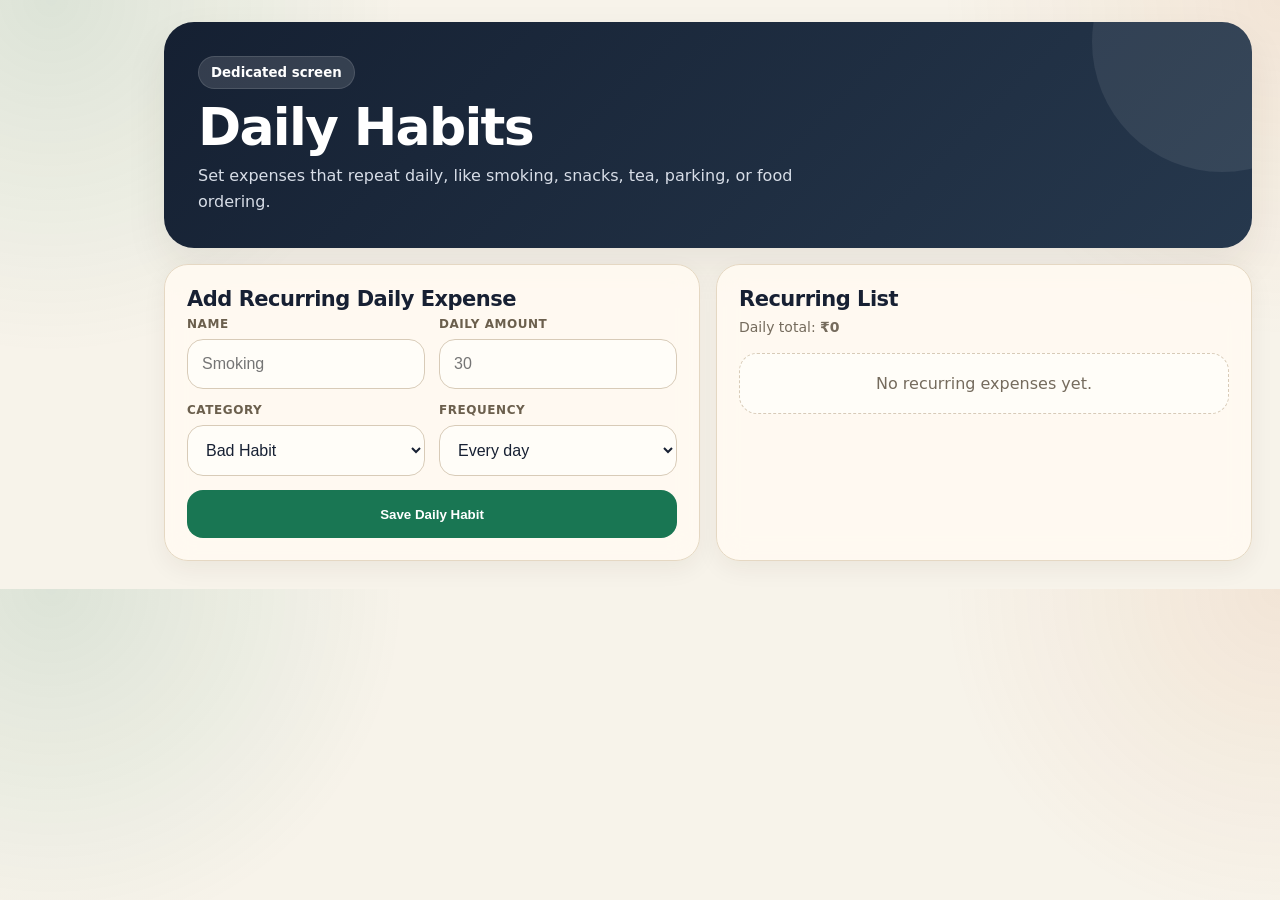
<file: recurring.html>
<!doctype html><html lang="en"><head><meta charset="utf-8"><meta name="viewport" content="width=device-width,initial-scale=1"><title>Daily Habits</title><link rel="manifest" href="manifest.json"><meta name="theme-color" content="#197653"><link rel="stylesheet" href="styles.css"></head><body><div class="wrap"><section class="top"><small>Dedicated screen</small><h1>Daily Habits</h1><p>Set expenses that repeat daily, like smoking, snacks, tea, parking, or food ordering.</p></section><section class="grid"><div class="card span-6"><h2>Add Recurring Daily Expense</h2><div class="form"><div><label>Name</label><input id="name" placeholder="Smoking"></div><div><label>Daily Amount</label><input id="amount" type="number" placeholder="30"></div><div><label>Category</label><select id="category"><option value="badHabit">Bad Habit</option><option value="food">Food</option><option value="travel">Travel</option><option value="needs">Needs</option><option value="wants">Wants</option></select></div><div><label>Frequency</label><select id="frequency"><option value="daily">Every day</option><option value="workdays">Only workdays</option></select></div><button class="primary full" onclick="add()">Save Daily Habit</button></div></div><div class="card span-6"><h2>Recurring List</h2><p class="sub">Daily total: <strong id="limit"></strong></p><div id="list"></div></div></section></div><script src="app.js"></script><script>
window.PAGE='recurring';
loadNav();
initCommon();
function add(){
  const n=document.getElementById('name').value.trim();
  const a=Number(document.getElementById('amount').value);
  const c=document.getElementById('category').value;
  const f=document.getElementById('frequency').value;
  if(!n||!a||a<=0){alert('Enter habit name and valid daily amount');return;}
  state.recurring.unshift({id:Date.now(),name:n,amount:a,category:c,frequency:f});
  persist();
  document.getElementById('name').value='';
  document.getElementById('amount').value='';
  renderList();
  initCommon();
  alert('Daily habit saved successfully');
}
function del(id){state.recurring=state.recurring.filter(e=>e.id!==id);persist();renderList();initCommon()}
function renderList(){
  document.getElementById('limit').innerText=rupee(dailyLimit());
  const listEl=document.getElementById('list');
  listEl.innerHTML=state.recurring.length?state.recurring.map(e=>`<div class="item row"><div><strong>${e.name}</strong><br><small>${rupee(e.amount)} per day • ${e.category}</small><br><span class="tag tag-orange">${rupee(e.amount*(e.frequency==='workdays'?22:30))}/month</span></div><button class="danger" onclick="del(${e.id})">Delete</button></div>`).join(''):'<div class="empty">No recurring expenses yet.</div>';
}
renderList();registerPWA();
</script></body></html>
</file>
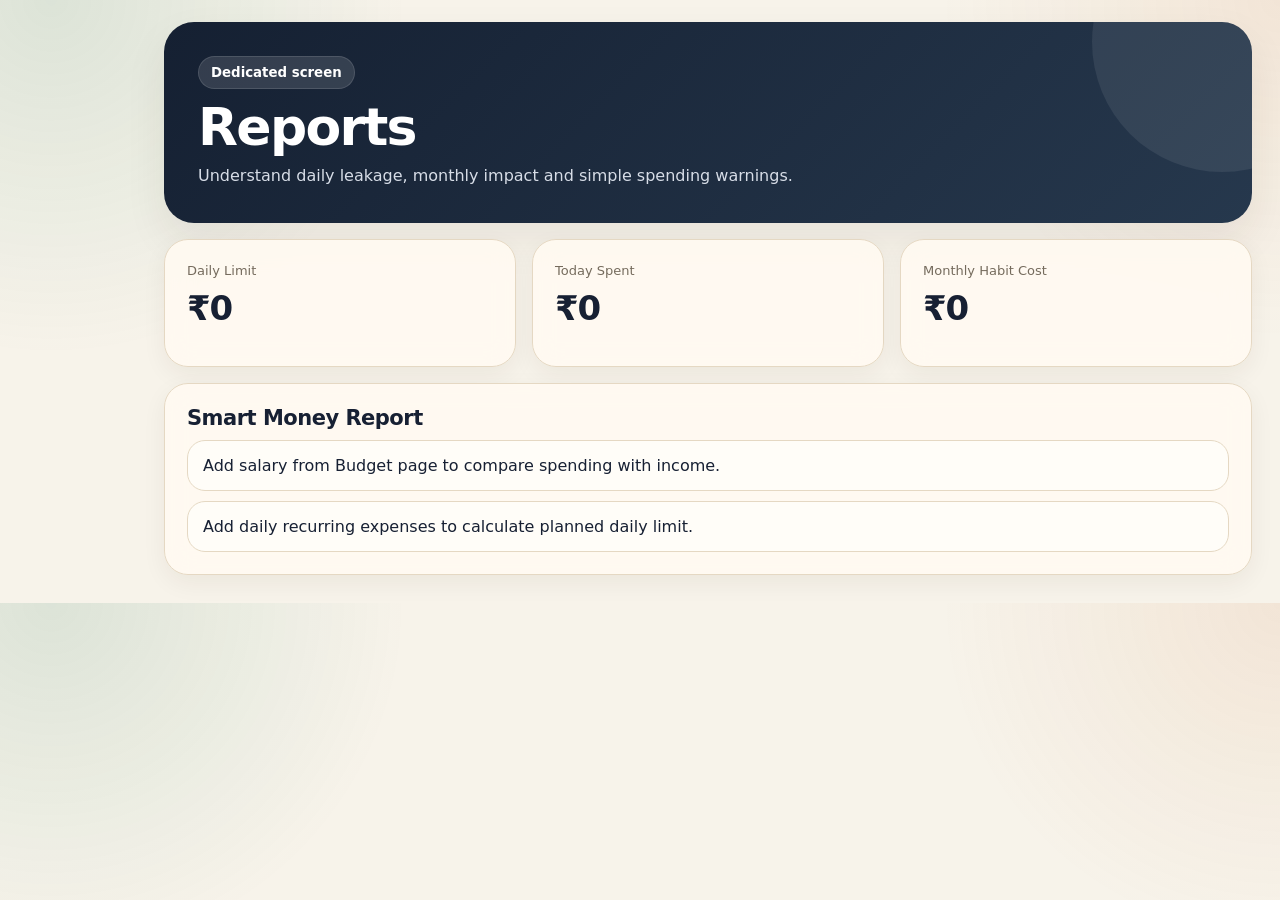
<file: reports.html>
<!doctype html><html lang="en"><head><meta charset="utf-8"><meta name="viewport" content="width=device-width,initial-scale=1"><title>Reports</title><link rel="manifest" href="manifest.json"><meta name="theme-color" content="#197653"><link rel="stylesheet" href="styles.css"></head><body><div class="wrap"><section class="top"><small>Dedicated screen</small><h1>Reports</h1><p>Understand daily leakage, monthly impact and simple spending warnings.</p></section><section class="grid"><div class="card span-4 stat"><p class="sub">Daily Limit</p><h3 id="dailyLimitText">₹0</h3></div><div class="card span-4 stat"><p class="sub">Today Spent</p><h3 id="todaySpendText">₹0</h3></div><div class="card span-4 stat"><p class="sub">Monthly Habit Cost</p><h3 id="monthlyHabitText">₹0</h3></div><div class="card span-12"><h2>Smart Money Report</h2><div id="report"></div></div></section></div><script src="app.js"></script><script>window.PAGE='reports';fetch('nav.html').then(r=>r.text()).then(h=>document.getElementById('nav-placeholder').innerHTML=h).then(()=>document.querySelector('[data-page=reports]').classList.add('active'));initCommon();let l=dailyLimit(),t=todaySpend(),m=monthlyRecurring(),bad=state.recurring.filter(x=>x.category==='badHabit').reduce((s,x)=>s+x.amount*(x.frequency==='workdays'?22:30),0),arr=[];if(!state.salary)arr.push('Add salary from Budget page to compare spending with income.');if(!state.recurring.length)arr.push('Add daily recurring expenses to calculate planned daily limit.');if(l&&t>l)arr.push(`Today limit crossed by <strong>${rupee(t-l)}</strong>. If repeated daily, it becomes <strong>${rupee((t-l)*30)}</strong> extra monthly.`);if(l&&t<=l)arr.push(`You are under today’s limit by <strong>${rupee(l-t)}</strong>.`);if(m)arr.push(`Your recurring daily habits cost <strong>${rupee(m)}</strong> monthly and <strong>${rupee(m*12)}</strong> yearly.`);if(bad)arr.push(`Bad habit monthly cost is <strong>${rupee(bad)}</strong>. Reducing 50% saves <strong>${rupee(bad/2)}</strong> monthly.`);report.innerHTML=arr.map(x=>`<div class="insight">${x}</div>`).join('')||'<div class="empty">No report yet.</div>';if('serviceWorker'in navigator)navigator.serviceWorker.register('./service-worker.js');</script></body></html>
</file>
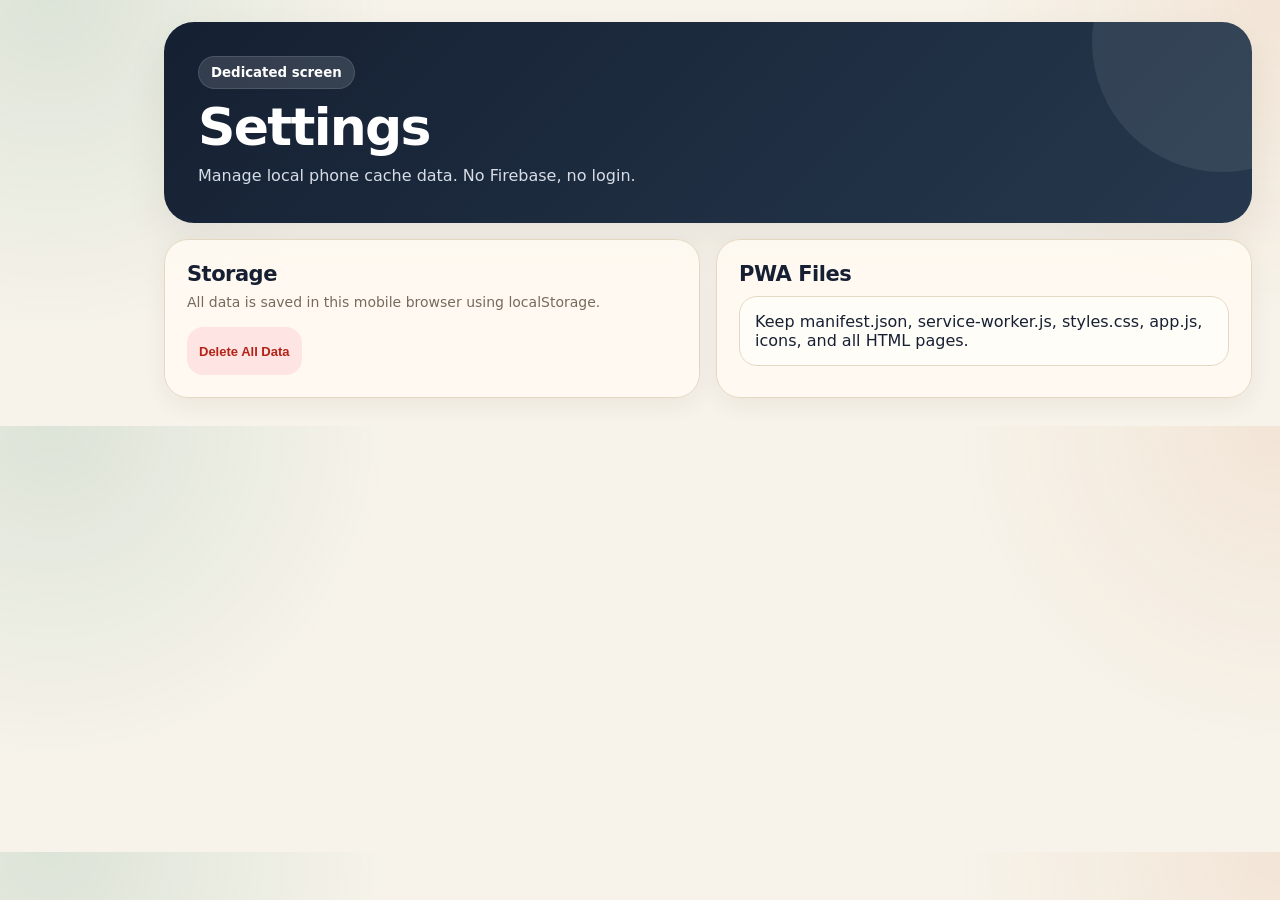
<file: settings.html>
<!doctype html><html lang="en"><head><meta charset="utf-8"><meta name="viewport" content="width=device-width,initial-scale=1"><title>Settings</title><link rel="manifest" href="manifest.json"><meta name="theme-color" content="#197653"><link rel="stylesheet" href="styles.css"></head><body><div class="wrap"><section class="top"><small>Dedicated screen</small><h1>Settings</h1><p>Manage local phone cache data. No Firebase, no login.</p></section><section class="grid"><div class="card span-6"><h2>Storage</h2><p class="sub">All data is saved in this mobile browser using localStorage.</p><button class="danger" onclick="resetAll()">Delete All Data</button></div><div class="card span-6"><h2>PWA Files</h2><div class="insight">Keep manifest.json, service-worker.js, styles.css, app.js, icons, and all HTML pages.</div></div></section></div><script src="app.js"></script><script>window.PAGE='settings';loadNav();if('serviceWorker'in navigator)navigator.serviceWorker.register('./service-worker.js');</script></body></html>
</file>
<file: styles.css>
:root{
  --bg:#f7f3ea;--surface:#fffaf1;--surface-2:#fffdf8;--ink:#172033;--muted:#756b5d;--line:#e5d8c3;
  --green:#197653;--green-soft:#e7f4ee;--orange:#c66b2c;--orange-soft:#fff1e7;--red:#b42318;--red-soft:#fee4e2;--blue:#245b85;--blue-soft:#e8f2f8;
  --shadow:0 18px 42px rgba(49,40,25,.08);--shadow-soft:0 8px 24px rgba(49,40,25,.06);--radius:24px
}
*{box-sizing:border-box}html{scroll-behavior:smooth}body{margin:0;background:radial-gradient(circle at 4% 0,rgba(25,118,83,.12),transparent 26%),radial-gradient(circle at 100% 0,rgba(198,107,44,.10),transparent 24%),var(--bg);font-family:Inter,ui-sans-serif,system-ui,-apple-system,BlinkMacSystemFont,"Segoe UI",sans-serif;color:var(--ink);padding:16px 16px 96px}.wrap{max-width:1120px;margin:auto}.top{background:linear-gradient(135deg,#152032,#26384d);color:#fff;border-radius:30px;padding:28px;margin-bottom:16px;box-shadow:var(--shadow);position:relative;overflow:hidden}.top:after{content:"";position:absolute;width:260px;height:260px;border-radius:999px;right:-100px;top:-110px;background:rgba(255,255,255,.08)}.top small{display:inline-flex;background:rgba(255,255,255,.13);border:1px solid rgba(255,255,255,.12);padding:8px 12px;border-radius:999px;font-weight:850;margin-bottom:12px;position:relative;z-index:1}.top h1{margin:0;font-size:clamp(30px,5vw,52px);letter-spacing:-1.7px;line-height:1}.top p{color:#d7dde7;line-height:1.6;margin:10px 0 0;max-width:660px;position:relative;z-index:1}.grid{display:grid;grid-template-columns:repeat(12,1fr);gap:16px}.card{background:rgba(255,250,241,.92);backdrop-filter:blur(14px);border:1px solid var(--line);border-radius:var(--radius);padding:20px;box-shadow:var(--shadow-soft)}.span-3{grid-column:span 3}.span-4{grid-column:span 4}.span-5{grid-column:span 5}.span-6{grid-column:span 6}.span-7{grid-column:span 7}.span-8{grid-column:span 8}.span-12{grid-column:span 12}h2{margin:0 0 6px;font-size:21px;letter-spacing:-.5px}.sub{margin:0 0 14px;color:var(--muted);font-size:14px;line-height:1.55}label{display:block;text-transform:uppercase;letter-spacing:.55px;font-size:12px;color:#6b5f4d;font-weight:900;margin:0 0 8px}input,select{width:100%;border:1px solid #d8cbb8;border-radius:16px;padding:15px 14px;background:var(--surface-2);font-size:16px;color:var(--ink);transition:.2s}input:focus,select:focus{outline:none;border-color:var(--green);box-shadow:0 0 0 4px rgba(25,118,83,.12)}button,.btn{display:inline-flex;align-items:center;justify-content:center;border:0;border-radius:16px;padding:14px 16px;font-weight:900;text-decoration:none;cursor:pointer;transition:.18s ease;min-height:48px}button:hover,.btn:hover{transform:translateY(-1px)}.primary{background:var(--green);color:#fff}.secondary{background:#eee3d2;color:#2d271f}.danger{background:var(--red-soft);color:var(--red);padding:10px 12px;font-size:13px}.form{display:grid;grid-template-columns:1fr 1fr;gap:14px}.full{grid-column:1/-1}.stat{min-height:128px}.stat p{margin:0;color:var(--muted);font-size:13px;line-height:1.45}.stat h3{font-size:clamp(26px,3vw,34px);margin:8px 0 0;letter-spacing:-1.2px}.meter{height:14px;background:#eadfce;border-radius:999px;overflow:hidden;margin:12px 0}.bar{height:100%;width:0%;transition:.35s;border-radius:999px}.green{background:var(--green)}.orange{background:var(--orange)}.red{background:var(--red)}.blue{background:var(--blue)}.item,.insight{background:var(--surface-2);border:1px solid var(--line);border-radius:18px;padding:15px;margin-top:10px}.row{display:flex;align-items:center;justify-content:space-between;gap:12px}.tag{display:inline-flex;padding:7px 10px;border-radius:999px;font-size:12px;font-weight:900;white-space:nowrap}.tag-green{background:var(--green-soft);color:var(--green)}.tag-red{background:var(--red-soft);color:var(--red)}.tag-orange{background:var(--orange-soft);color:var(--orange)}.tag-blue{background:var(--blue-soft);color:var(--blue)}.big{font-size:clamp(42px,7vw,62px);font-weight:950;letter-spacing:-2px;margin:4px 0}.good{color:var(--green)}.bad{color:var(--red)}.menu{display:grid;grid-template-columns:repeat(2,1fr);gap:12px}.menu a{background:var(--surface-2);border:1px solid var(--line);border-radius:22px;padding:18px;color:var(--ink);text-decoration:none;box-shadow:var(--shadow-soft);transition:.18s}.menu a:hover{transform:translateY(-2px);border-color:#cbbda8}.menu strong{display:block;font-size:17px;margin-bottom:5px}.menu span{font-size:13px;color:var(--muted);line-height:1.45}.empty{border:1px dashed #d8cbb8;border-radius:18px;padding:20px;text-align:center;color:var(--muted);background:var(--surface-2)}.bottom-nav{position:fixed;left:12px;right:12px;bottom:12px;background:#172033;border-radius:24px;padding:8px;display:grid;grid-template-columns:repeat(5,1fr);gap:5px;box-shadow:0 16px 35px rgba(0,0,0,.22);z-index:50}.bottom-nav a{color:#d7dde7;text-decoration:none;text-align:center;font-size:11.5px;font-weight:850;padding:11px 4px;border-radius:16px}.bottom-nav a.active{background:var(--surface);color:#172033}.page-actions{display:flex;gap:10px;flex-wrap:wrap;margin-top:14px}.summary-strip{display:grid;grid-template-columns:repeat(3,1fr);gap:10px;margin-top:12px}.mini{background:rgba(255,255,255,.08);border:1px solid rgba(255,255,255,.12);border-radius:18px;padding:12px}.mini span{display:block;color:#d7dde7;font-size:12px}.mini strong{display:block;color:white;font-size:20px;margin-top:4px}.list-scroll{max-height:460px;overflow:auto;padding-right:4px}.desktop-help{display:none}
@media(min-width:980px){body{padding:22px 28px 28px 164px}.wrap{max-width:1180px}.bottom-nav{left:22px;top:22px;bottom:22px;right:auto;width:118px;border-radius:30px;grid-template-columns:1fr;grid-auto-rows:min-content;align-content:start;padding:14px;background:#172033}.bottom-nav:before{content:"Spendwise";color:#fff;font-weight:950;text-align:center;margin:6px 0 12px;font-size:14px;letter-spacing:-.3px}.bottom-nav a{font-size:13px;padding:15px 10px}.desktop-help{display:block}.top{padding:34px}.card{padding:22px}.menu{grid-template-columns:repeat(3,1fr)}}
@media(max-width:820px){body{padding:12px 12px 98px}.span-3,.span-4,.span-5,.span-6,.span-7,.span-8{grid-column:span 12}.form{grid-template-columns:1fr}.top,.card{border-radius:22px}.row{align-items:flex-start}.menu{grid-template-columns:1fr}.summary-strip{grid-template-columns:1fr}.top{padding:24px}.item.row{align-items:center}.stat{min-height:auto}}
</file>
